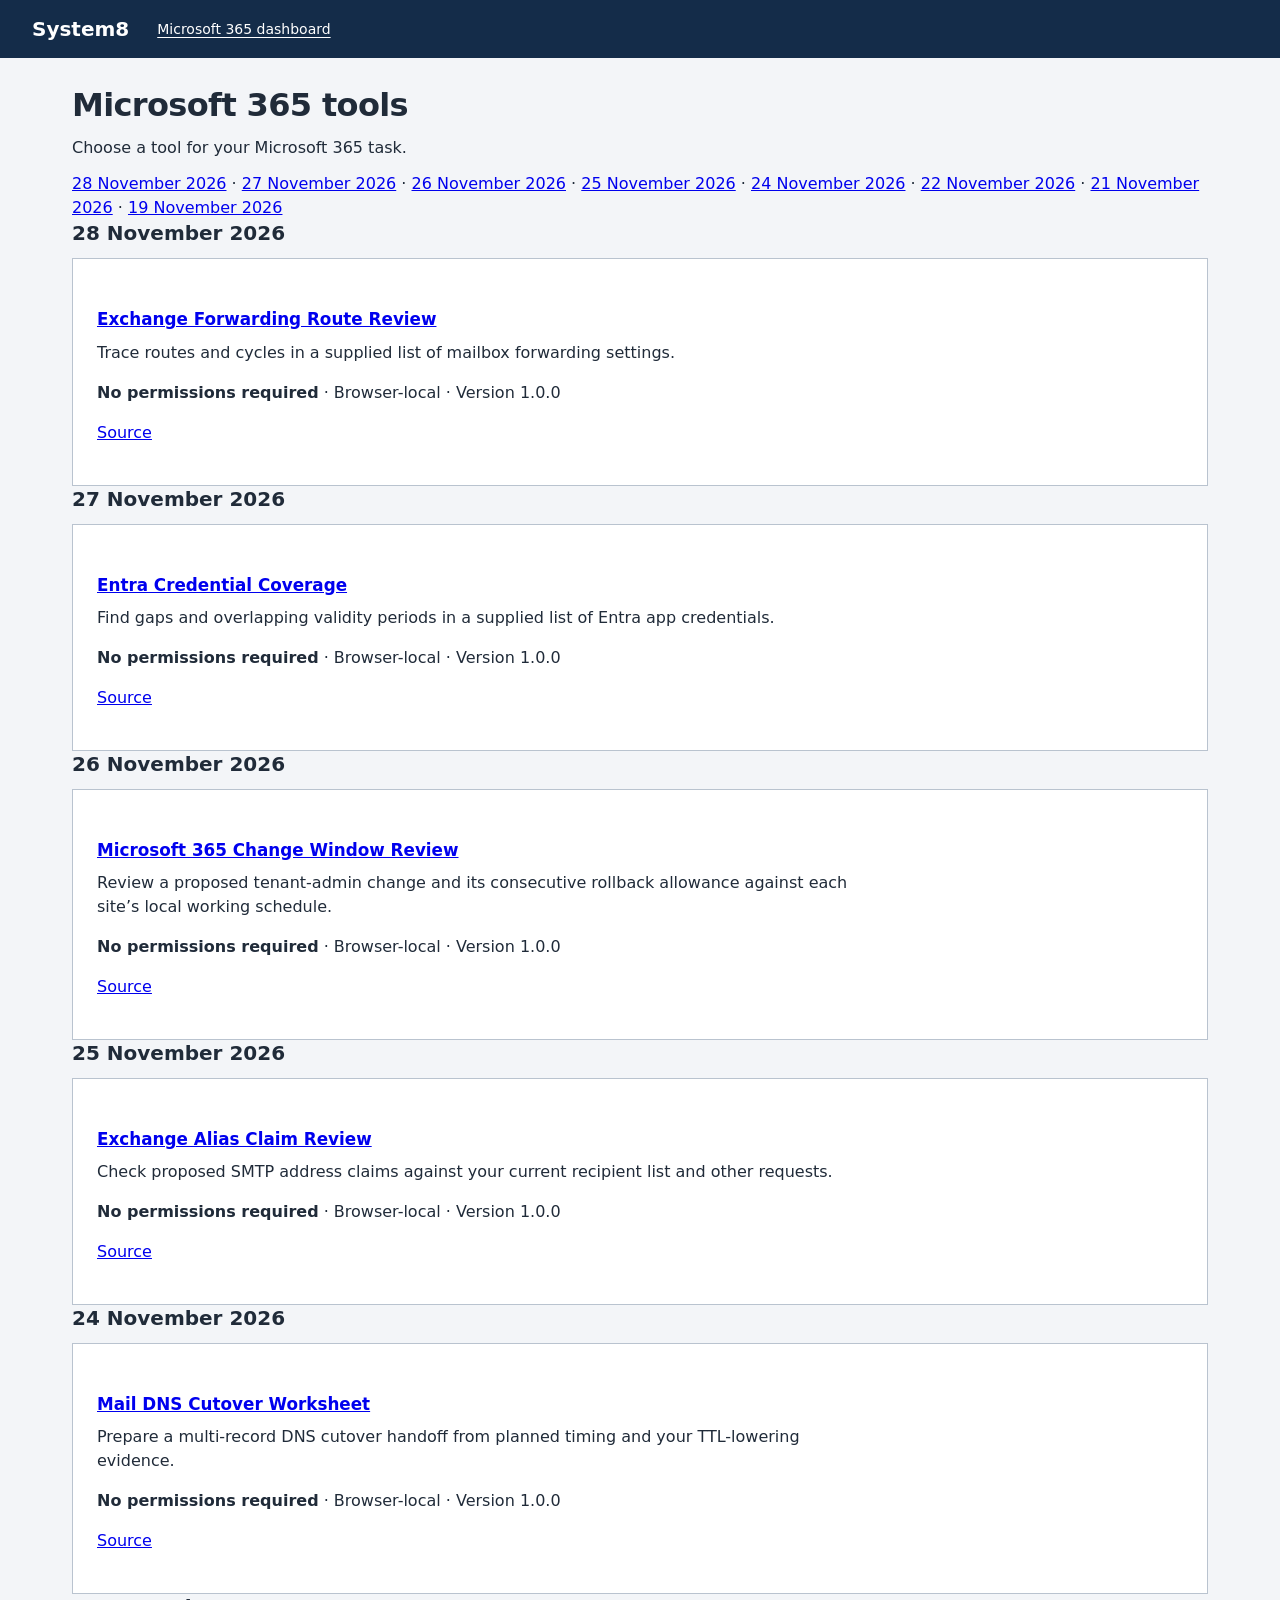
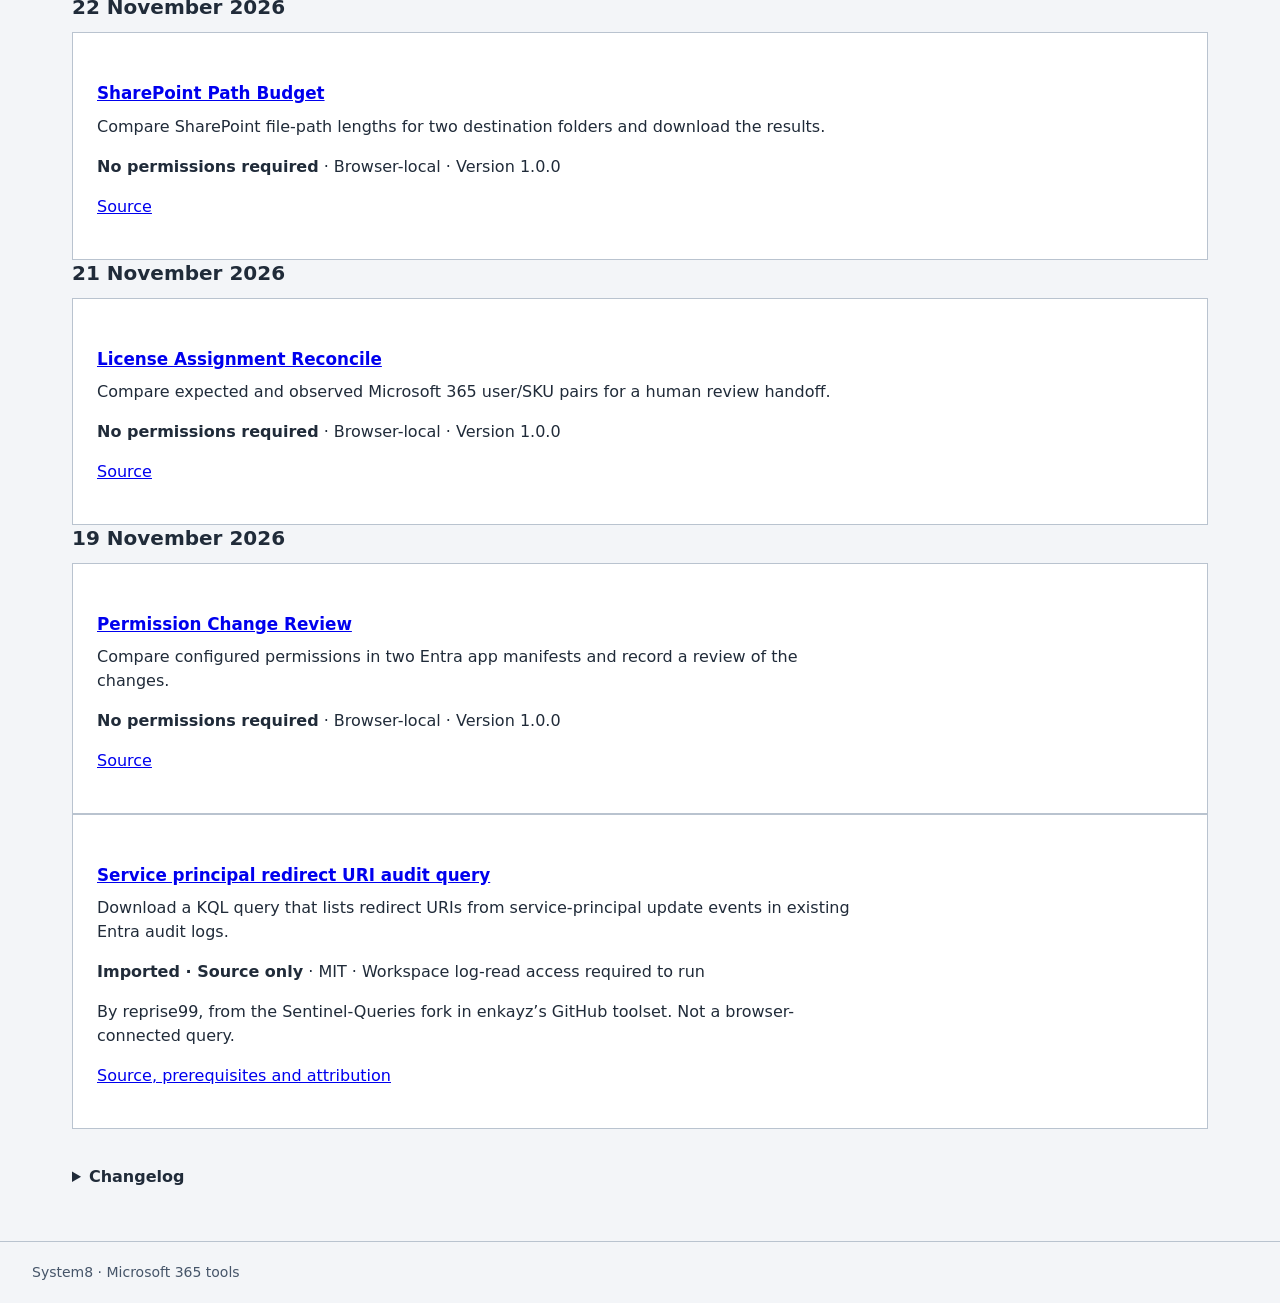
<file: public/tools/index.html>
<!doctype html>
<html lang="en"><head><meta charset="utf-8"><meta name="viewport" content="width=device-width,initial-scale=1"><meta name="referrer" content="no-referrer"><meta http-equiv="Content-Security-Policy" content="default-src 'none'; style-src 'self'; base-uri 'none'; form-action 'none'"><title>Microsoft 365 tools · System8</title><link rel="stylesheet" href="./permission-change-review/style.css"></head><body><a class="skip" href="#main">Skip to tools</a><header><span class="brand">System8</span><a href="/">Microsoft 365 dashboard</a></header><main id="main"><h1>Microsoft 365 tools</h1><p class="purpose">Choose a tool for your Microsoft 365 task.</p><nav aria-label="Browse by date"><a href="#date-2026-11-28">28 November 2026</a> · <a href="#date-2026-11-27">27 November 2026</a> · <a href="#date-2026-11-26">26 November 2026</a> · <a href="#date-2026-11-25">25 November 2026</a> · <a href="#date-2026-11-24">24 November 2026</a> · <a href="#date-2026-11-22">22 November 2026</a> · <a href="#date-2026-11-21">21 November 2026</a> · <a href="#date-2026-11-19">19 November 2026</a></nav><section id="date-2026-11-28"><h2><time datetime="2026-11-28">28 November 2026</time></h2><article class="workspace"><h3><a href="./forwarding-route-review/">Exchange Forwarding Route Review</a></h3><p>Trace routes and cycles in a supplied list of mailbox forwarding settings.</p><p><strong>No permissions required</strong> · Browser-local · Version 1.0.0</p><p><a href="https://github.com/enkayz/system8-m365-tools/tree/main/public/tools/forwarding-route-review">Source</a></p></article></section><section id="date-2026-11-27"><h2><time datetime="2026-11-27">27 November 2026</time></h2><article class="workspace"><h3><a href="./credential-coverage/">Entra Credential Coverage</a></h3><p>Find gaps and overlapping validity periods in a supplied list of Entra app credentials.</p><p><strong>No permissions required</strong> · Browser-local · Version 1.0.0</p><p><a href="https://github.com/enkayz/system8-m365-tools/tree/main/public/tools/credential-coverage">Source</a></p></article></section><section id="date-2026-11-26"><h2><time datetime="2026-11-26">26 November 2026</time></h2><article class="workspace"><h3><a href="./change-window-review/">Microsoft 365 Change Window Review</a></h3><p>Review a proposed tenant-admin change and its consecutive rollback allowance against each site’s local working schedule.</p><p><strong>No permissions required</strong> · Browser-local · Version 1.0.0</p><p><a href="https://github.com/enkayz/system8-m365-tools/tree/main/public/tools/change-window-review">Source</a></p></article></section><section id="date-2026-11-25"><h2><time datetime="2026-11-25">25 November 2026</time></h2><article class="workspace"><h3><a href="./exchange-alias-claims/">Exchange Alias Claim Review</a></h3><p>Check proposed SMTP address claims against your current recipient list and other requests.</p><p><strong>No permissions required</strong> · Browser-local · Version 1.0.0</p><p><a href="https://github.com/enkayz/system8-m365-tools/tree/main/public/tools/exchange-alias-claims">Source</a></p></article></section><section id="date-2026-11-24"><h2><time datetime="2026-11-24">24 November 2026</time></h2><article class="workspace"><h3><a href="./mail-dns-cutover/">Mail DNS Cutover Worksheet</a></h3><p>Prepare a multi-record DNS cutover handoff from planned timing and your TTL-lowering evidence.</p><p><strong>No permissions required</strong> · Browser-local · Version 1.0.0</p><p><a href="https://github.com/enkayz/system8-m365-tools/tree/main/public/tools/mail-dns-cutover">Source</a></p></article></section><section id="date-2026-11-22"><h2><time datetime="2026-11-22">22 November 2026</time></h2><article class="workspace"><h3><a href="./sharepoint-path-budget/">SharePoint Path Budget</a></h3><p>Compare SharePoint file-path lengths for two destination folders and download the results.</p><p><strong>No permissions required</strong> · Browser-local · Version 1.0.0</p><p><a href="https://github.com/enkayz/system8-m365-tools/tree/main/public/tools/sharepoint-path-budget">Source</a></p></article></section><section id="date-2026-11-21"><h2><time datetime="2026-11-21">21 November 2026</time></h2><article class="workspace"><h3><a href="./license-assignment-reconcile/">License Assignment Reconcile</a></h3><p>Compare expected and observed Microsoft 365 user/SKU pairs for a human review handoff.</p><p><strong>No permissions required</strong> · Browser-local · Version 1.0.0</p><p><a href="https://github.com/enkayz/system8-m365-tools/tree/main/public/tools/license-assignment-reconcile">Source</a></p></article></section><section id="date-2026-11-19"><h2><time datetime="2026-11-19">19 November 2026</time></h2><article class="workspace"><h3><a href="./permission-change-review/">Permission Change Review</a></h3><p>Compare configured permissions in two Entra app manifests and record a review of the changes.</p><p><strong>No permissions required</strong> · Browser-local · Version 1.0.0</p><p><a href="https://github.com/enkayz/system8-m365-tools/tree/main/public/tools/permission-change-review">Source</a></p></article><article class="workspace"><h3><a href="./redirect-uri-audit/">Service principal redirect URI audit query</a></h3><p>Download a KQL query that lists redirect URIs from service-principal update events in existing Entra audit logs.</p><p><strong>Imported · Source only</strong> · MIT · Workspace log-read access required to run</p><p>By reprise99, from the Sentinel-Queries fork in enkayz’s GitHub toolset. Not a browser-connected query.</p><p><a href="./redirect-uri-audit/">Source, prerequisites and attribution</a></p></article></section><details class="data-help"><summary>Changelog</summary><p><time datetime="2026-11-28">2026-11-28</time> · Exchange Forwarding Route Review 1.0.0: supplied routes, cycles, route-through-mailbox filtering and full JSON/CSV handoff.</p><p><time datetime="2026-11-27">2026-11-27</time> · Entra Credential Coverage 1.0.0: application/kind validity gaps, overlaps and local JSON/CSV handoff.</p><p><time datetime="2026-11-26">2026-11-26</time> · Microsoft 365 Change Window Review 1.0.0: separate execution/rollback working-time collisions and all-site JSON/CSV handoff.</p><p><time datetime="2026-11-25">2026-11-25</time> · Exchange Alias Claim Review 1.0.0: current and proposed owner conflicts with local JSON/CSV handoff.</p><p><time datetime="2026-11-24">2026-11-24</time> · Mail DNS Cutover Worksheet 1.0.0: per-RRset timing, lowering evidence and JSON/CSV handoff.</p><p><time datetime="2026-11-22">2026-11-22</time> · SharePoint Path Budget 1.0.0: destination scenarios and local file-path review.</p><p><time datetime="2026-11-21">2026-11-21</time> · License Assignment Reconcile 1.0.0: local CSV comparison and JSON/CSV handoff.</p><p><time datetime="2026-11-19">2026-11-19</time> · Permission Change Review 1.0.0; added the attributed redirect URI query source download. The comparison begun on 18 November was first published on 19 November.</p></details></main><footer>System8 · Microsoft 365 tools</footer></body></html>
</file>
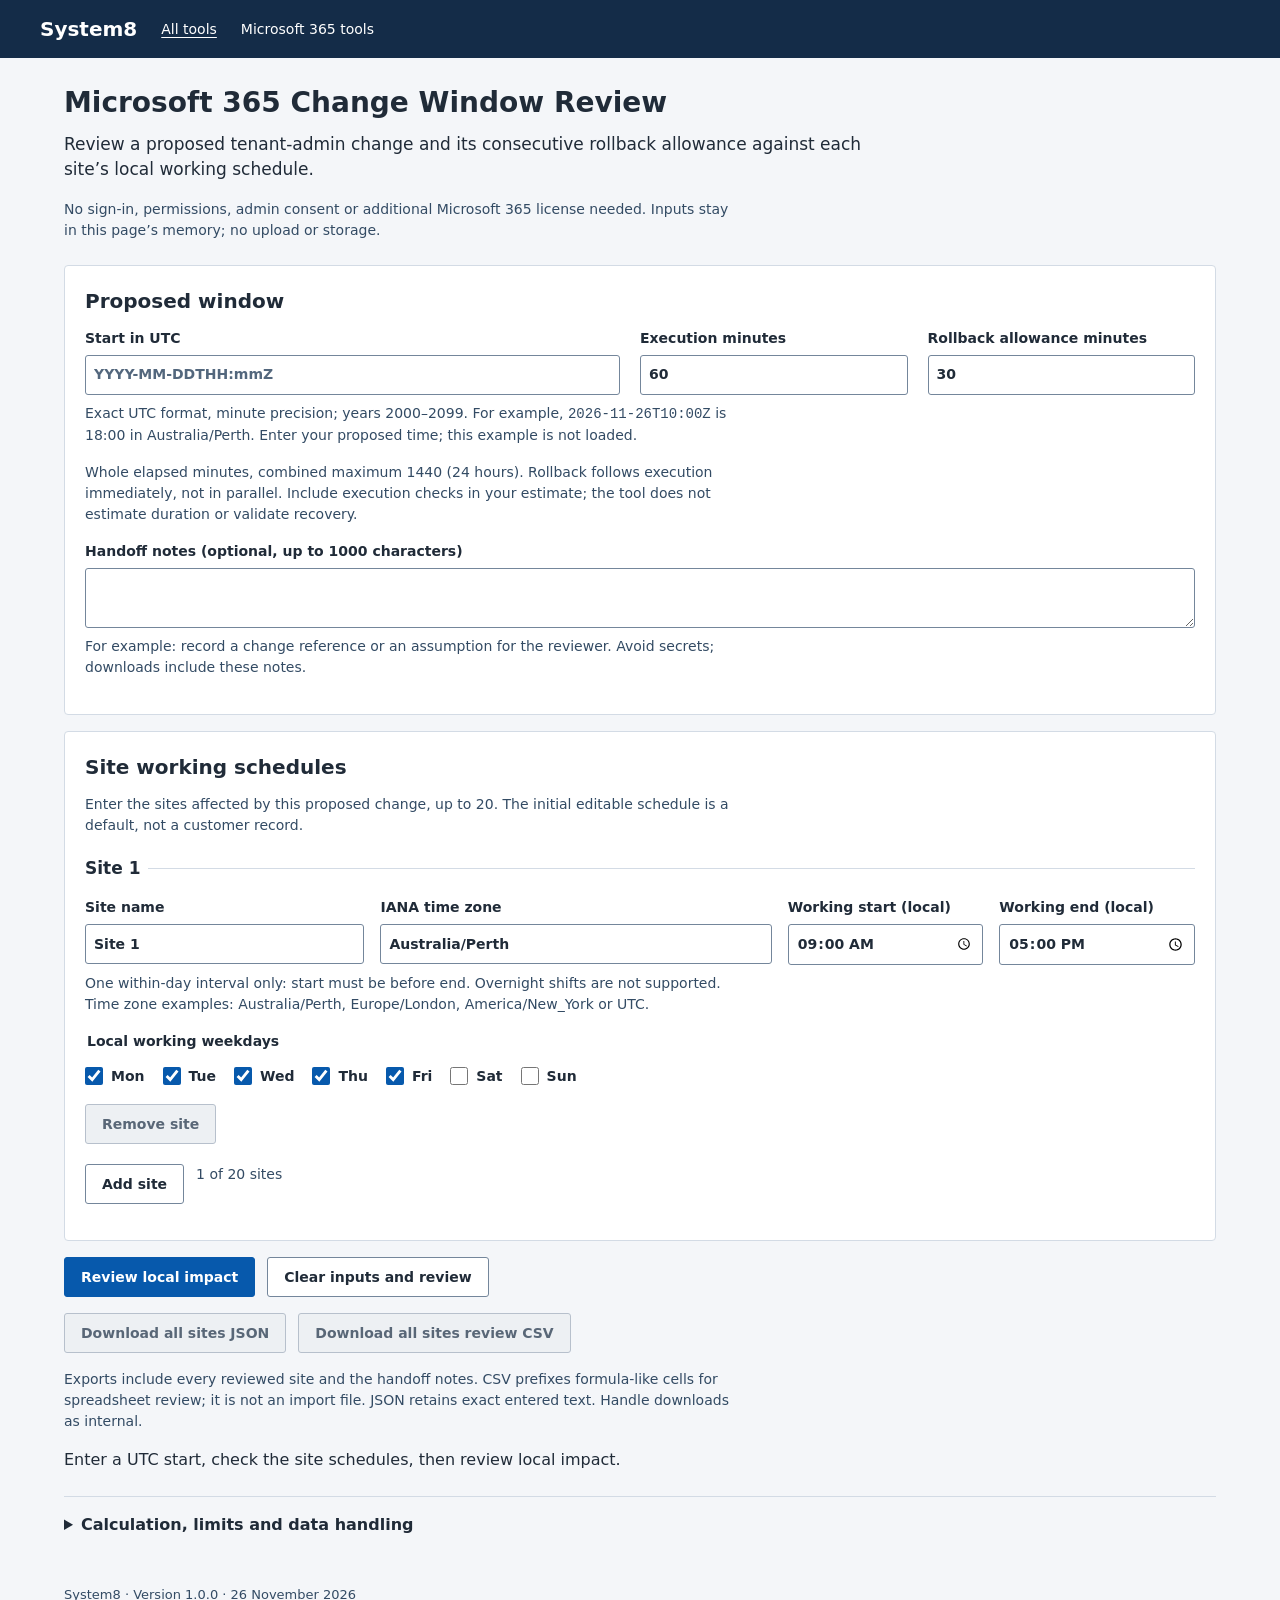
<file: public/tools/change-window-review/index.html>
<!doctype html>
<html lang="en">
<head>
<meta charset="utf-8">
<meta name="viewport" content="width=device-width,initial-scale=1">
<meta http-equiv="Content-Security-Policy" content="default-src 'none'; script-src 'self'; style-src 'self'; connect-src 'none'; base-uri 'none'; form-action 'none'">
<meta name="referrer" content="no-referrer">
<meta name="description" content="Review a proposed tenant-admin change and consecutive rollback allowance against local site working schedules.">
<title>Microsoft 365 Change Window Review | System8</title>
<link rel="stylesheet" href="./style.css">
<script type="module" src="./app.mjs"></script>
</head>
<body>
<a class="skip" href="#window">Skip to window inputs</a>
<header><span class="brand">System8</span><a href="/tools/">All tools</a><span>Microsoft 365 tools</span></header>
<main>
<h1>Microsoft 365 Change Window Review</h1>
<p class="intro">Review a proposed tenant-admin change and its consecutive rollback allowance against each site’s local working schedule.</p>
<p class="custody">No sign-in, permissions, admin consent or additional Microsoft 365 license needed. Inputs stay in this page’s memory; no upload or storage.</p>
<noscript><p class="error">Enable JavaScript to review local schedules. No inputs are submitted.</p></noscript>
<form id="plan" novalidate>
<section aria-labelledby="window-title" id="window" tabindex="-1">
<h2 id="window-title">Proposed window</h2>
<div class="timing-grid">
<label class="start-label">Start in UTC <input id="start" type="text" autocomplete="off" spellcheck="false" placeholder="YYYY-MM-DDTHH:mmZ" aria-describedby="start-help" required></label>
<label>Execution minutes <input id="execution" type="number" value="60" min="1" max="1440" step="1" required aria-describedby="duration-help"></label>
<label>Rollback allowance minutes <input id="rollback" type="number" value="30" min="0" max="1439" step="1" required aria-describedby="duration-help"></label>
</div>
<p class="help" id="start-help">Exact UTC format, minute precision; years 2000–2099. For example, <code>2026-11-26T10:00Z</code> is 18:00 in Australia/Perth. Enter your proposed time; this example is not loaded.</p>
<p class="help" id="duration-help">Whole elapsed minutes, combined maximum 1440 (24 hours). Rollback follows execution immediately, not in parallel. Include execution checks in your estimate; the tool does not estimate duration or validate recovery.</p>
<label>Handoff notes (optional, up to 1000 characters)<textarea id="notes" rows="2" aria-describedby="notes-help"></textarea></label>
<p class="help" id="notes-help">For example: record a change reference or an assumption for the reviewer. Avoid secrets; downloads include these notes.</p>
</section>
<section aria-labelledby="sites-title">
<h2 id="sites-title">Site working schedules</h2>
<p class="help">Enter the sites affected by this proposed change, up to 20. The initial editable schedule is a default, not a customer record.</p>
<div id="sites"></div>
<div class="actions"><button type="button" id="add-site">Add site</button><span id="site-count" class="help" role="status"></span></div>
</section>
<div class="actions"><button type="submit" class="primary" id="review">Review local impact</button><button type="button" id="clear">Clear inputs and review</button></div>
<p id="error" class="error" role="alert" tabindex="-1" hidden></p>
</form>
<div class="actions" aria-label="Review exports"><button type="button" id="json" disabled>Download all sites JSON</button><button type="button" id="csv" disabled>Download all sites review CSV</button></div>
<p class="help">Exports include every reviewed site and the handoff notes. CSV prefixes formula-like cells for spreadsheet review; it is not an import file. JSON retains exact entered text. Handle downloads as internal.</p>
<p id="status" role="status">Enter a UTC start, check the site schedules, then review local impact.</p>
<section id="results" aria-labelledby="results-title" tabindex="-1" hidden>
<h2 id="results-title">Local impact review</h2>
<p id="summary"></p><dl id="utc-window" class="data"></dl>
<p class="help">Counts are working-time collision minutes, not a risk score. No overlap is not approval or a staffing check.</p>
<div id="site-results"></div>
</section>
<details>
<summary>Calculation, limits and data handling</summary>
<p>Every elapsed minute in execution [start, execution end) and rollback [execution end, rollback end) is checked using its actual local date, weekday and time. Working hours include their start and exclude their end. Repeated daylight-saving minutes count twice when both occurrences fall in working hours; skipped local minutes do not occur.</p>
<p>This browser’s time zone rules are used, including daylight-saving transitions and date rollover. Browser versions can differ, and future time zone rules may change. Confirm the entered dates and local offsets with the affected sites before handing off.</p>
<p>No holidays, calendars or live service reads. One within-day interval per site; no overnight shifts or split shifts. Weekdays are local to each site. A zero rollback allowance means no rollback minutes were reviewed, not that rollback is unnecessary.</p>
<p>This is a local impact review only. It does not schedule Microsoft maintenance, estimate downtime, confirm authorization or approval, check staffing availability, validate a rollback plan, or read or change a tenant.</p>
<p>Bounds: 1–20 sites; names 1–80 characters; browser-supported IANA time zone identifiers up to 100 characters; at least one working weekday; HH:mm start before end; notes up to 1000 characters. Unsupported or excessive inputs block review rather than producing partial results.</p>
<p>No content network destinations, persistence, analytics, remote fonts or runtime dependencies. Static hosting receives ordinary page and asset request metadata. Clear or reload discards this page’s state, not original records or earlier downloads; no guaranteed memory erasure. Exports contain site names, schedules and notes: handle them as internal. There is no tenant action to roll back.</p>
</details>
<footer>System8 · Version 1.0.0 · 26 November 2026</footer>
</main>
</body>
</html>
</file>
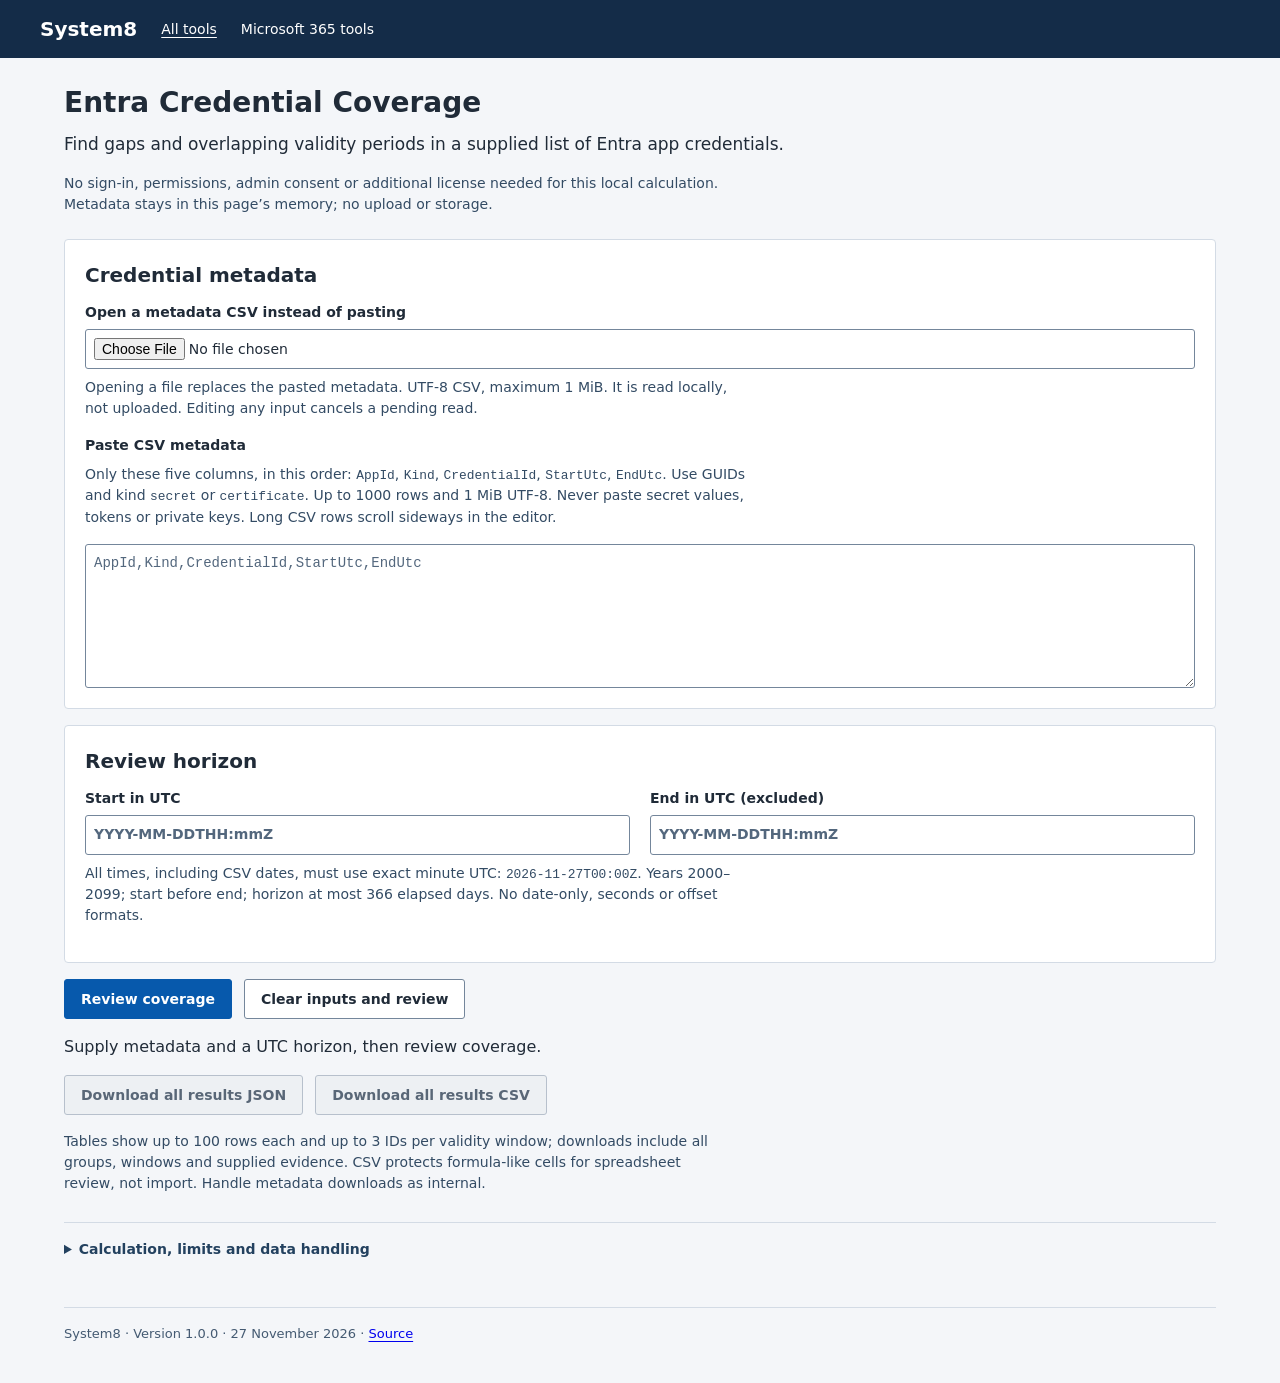
<file: public/tools/credential-coverage/index.html>
<!doctype html>
<html lang="en">
<head>
<meta charset="utf-8">
<meta name="viewport" content="width=device-width,initial-scale=1">
<meta http-equiv="Content-Security-Policy" content="default-src 'none'; script-src 'self'; style-src 'self'; connect-src 'none'; base-uri 'none'; form-action 'none'">
<meta name="referrer" content="no-referrer">
<meta name="description" content="Find gaps and overlapping validity periods in a supplied list of Entra app credentials.">
<title>Entra Credential Coverage | System8</title>
<link rel="stylesheet" href="./style.css">
<script type="module" src="./app.mjs"></script>
</head>
<body>
<a class="skip" href="#inputs">Skip to coverage inputs</a>
<header><span class="brand">System8</span><a href="/tools/">All tools</a><span>Microsoft 365 tools</span></header>
<main>
<h1>Entra Credential Coverage</h1>
<p class="intro">Find gaps and overlapping validity periods in a supplied list of Entra app credentials.</p>
<p class="custody">No sign-in, permissions, admin consent or additional license needed for this local calculation. Metadata stays in this page’s memory; no upload or storage.</p>
<noscript><p class="error">Enable JavaScript to review metadata locally. No inputs are submitted.</p></noscript>
<form id="plan" novalidate>
<section id="inputs" aria-labelledby="input-title" tabindex="-1">
<h2 id="input-title">Credential metadata</h2>
<label for="file">Open a metadata CSV instead of pasting</label>
<input id="file" type="file" accept=".csv,text/csv" aria-describedby="file-help">
<p class="help" id="file-help">Opening a file replaces the pasted metadata. UTF-8 CSV, maximum 1 MiB. It is read locally, not uploaded. Editing any input cancels a pending read.</p>
<label for="metadata">Paste CSV metadata</label>
<p class="help" id="metadata-help">Only these five columns, in this order: <code>AppId</code>, <code>Kind</code>, <code>CredentialId</code>, <code>StartUtc</code>, <code>EndUtc</code>. Use GUIDs and kind <code>secret</code> or <code>certificate</code>. Up to 1000 rows and 1 MiB UTF-8. Never paste secret values, tokens or private keys. Long CSV rows scroll sideways in the editor.</p>
<textarea id="metadata" rows="6" spellcheck="false" autocomplete="off" autocapitalize="off" aria-describedby="metadata-help" placeholder="AppId,Kind,CredentialId,StartUtc,EndUtc" required></textarea>
</section>
<section aria-labelledby="horizon-title">
<h2 id="horizon-title">Review horizon</h2>
<div class="horizon-grid">
<label>Start in UTC <input id="start" type="text" autocomplete="off" spellcheck="false" placeholder="YYYY-MM-DDTHH:mmZ" aria-describedby="utc-help" required></label>
<label>End in UTC (excluded) <input id="end" type="text" autocomplete="off" spellcheck="false" placeholder="YYYY-MM-DDTHH:mmZ" aria-describedby="utc-help" required></label>
</div>
<p class="help" id="utc-help">All times, including CSV dates, must use exact minute UTC: <code>2026-11-27T00:00Z</code>. Years 2000–2099; start before end; horizon at most 366 elapsed days. No date-only, seconds or offset formats.</p>
</section>
<div class="actions"><button id="review" class="primary" type="submit">Review coverage</button><button id="clear" type="button">Clear inputs and review</button></div>
<p id="error" role="alert" tabindex="-1" class="error" hidden></p>
</form>
<p id="status" role="status">Supply metadata and a UTC horizon, then review coverage.</p>
<div class="actions" aria-label="Review exports"><button id="json" type="button" disabled>Download all results JSON</button><button id="csv" type="button" disabled>Download all results CSV</button></div>
<p class="help">Tables show up to 100 rows each and up to 3 IDs per validity window; downloads include all groups, windows and supplied evidence. CSV protects formula-like cells for spreadsheet review, not import. Handle metadata downloads as internal.</p>
<section id="results" tabindex="-1" aria-labelledby="results-title" hidden>
<h2 id="results-title">Coverage review</h2>
<p id="summary"></p>
<p class="limit">Metadata validity only. A gap means no supplied credential of that application and kind covers that period. Overlap means 2+ distinct supplied credential IDs have intersecting validity dates; it is not a rotation or safety verdict.</p>
<div id="result-tables"></div>
</section>
<details>
<summary>Calculation, limits and data handling</summary>
<p>Applications and credential kinds are reviewed separately. Certificates and secrets are not assumed interchangeable. Only application/kind groups present in the supplied rows are reviewed; missing applications, kinds and credentials are not inferred.</p>
<p>Validity intervals and the horizon include their start and exclude their end: [start, end). Adjacent boundaries are continuous, without an overlap. Intervals are clipped to the horizon. Fully outside rows remain in the evidence but do not provide coverage. Windows split whenever the active credential IDs change; overlap minutes count once, even with three or more credentials.</p>
<p>Exact GUID format is validated before lowercasing. Duplicate credential IDs within one application and kind block review. Header names and order are exact; extra fields, malformed rows, ambiguous dates and empty evidence block review. A UTF-8 BOM, quoted CSV fields and CRLF line endings are accepted. No credential values are required or accepted by the five-column schema.</p>
<p>This does not establish usable credentials, actual authentication, application rollout, interchangeability, revocation status or an outage. No live checks, tenant reads or tenant changes. Obtain metadata separately with appropriate authorization; this tool grants no access and does not check the completeness of your source.</p>
<p>No content network destinations, analytics, remote fonts or runtime dependencies. Static hosting receives ordinary page and asset request metadata. Clear or reload discards this page’s state, not original files or earlier downloads; no guaranteed memory erasure. There is no tenant operation to roll back.</p>
</details>
<footer>System8 · Version 1.0.0 · 27 November 2026 · <a href="https://github.com/enkayz/system8-m365-tools/tree/main/public/tools/credential-coverage">Source</a></footer>
</main>
</body>
</html>
</file>
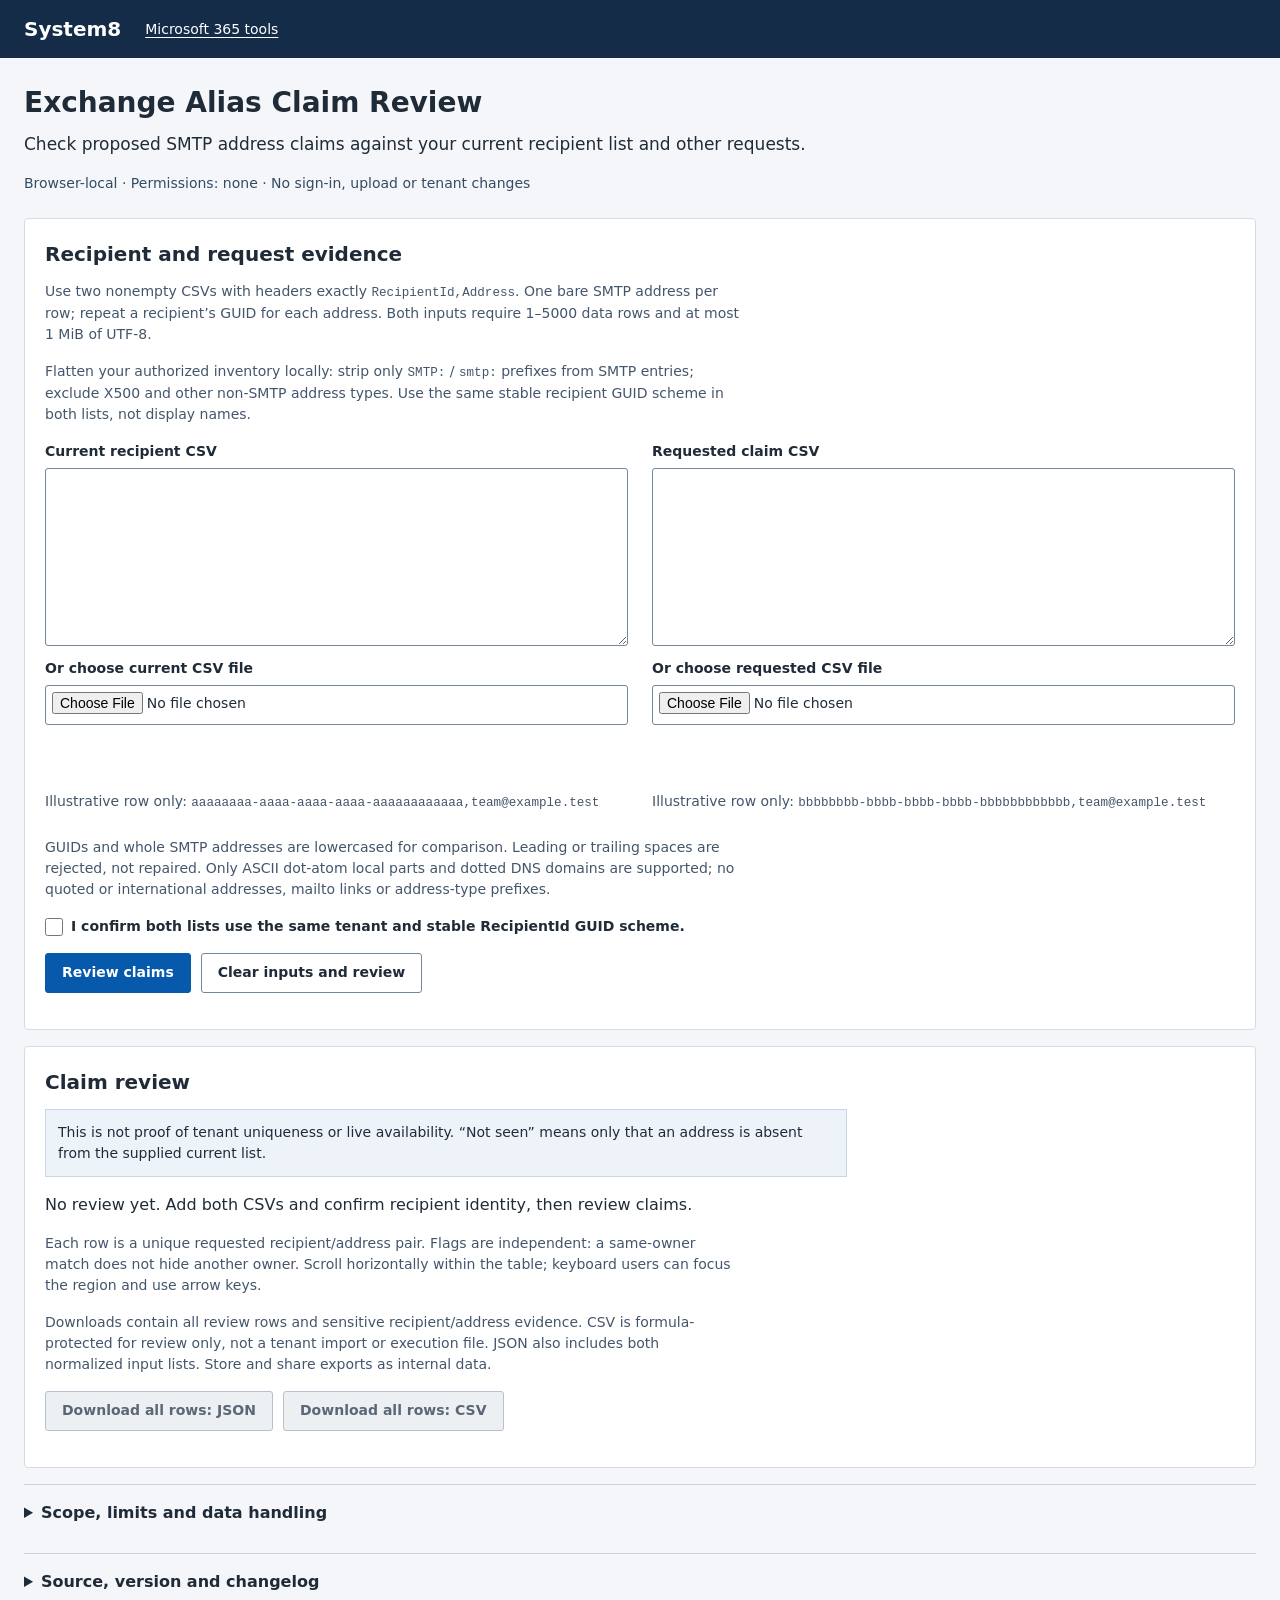
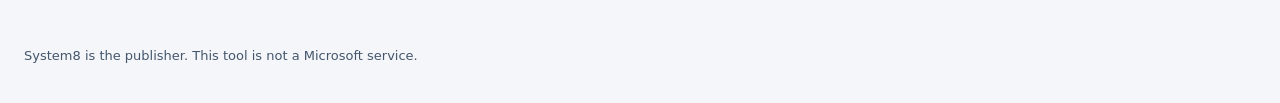
<file: public/tools/exchange-alias-claims/index.html>
<!doctype html>
<html lang="en">
<head>
<meta charset="utf-8"><meta name="viewport" content="width=device-width, initial-scale=1"><meta name="referrer" content="no-referrer">
<meta http-equiv="Content-Security-Policy" content="default-src 'none'; script-src 'self'; style-src 'self'; connect-src 'none'; img-src 'none'; font-src 'none'; object-src 'none'; base-uri 'none'; form-action 'none'">
<title>Exchange Alias Claim Review | System8</title>
<link rel="stylesheet" href="style.css"><script type="module" src="app.mjs"></script>
</head>
<body>
<a class="skip" href="#main">Skip to claim review</a>
<header><span class="brand">System8</span><a href="/tools/">Microsoft 365 tools</a></header>
<main id="main" tabindex="-1">
<h1>Exchange Alias Claim Review</h1>
<p class="intro">Check proposed SMTP address claims against your current recipient list and other requests.</p>
<p class="custody">Browser-local · Permissions: none · No sign-in, upload or tenant changes</p>
<form id="claims" novalidate>
<section aria-labelledby="evidence-title">
<h2 id="evidence-title">Recipient and request evidence</h2>
<p class="help">Use two nonempty CSVs with headers exactly <code>RecipientId,Address</code>. One bare SMTP address per row; repeat a recipient’s GUID for each address. Both inputs require 1–5000 data rows and at most 1 MiB of UTF-8.</p>
<p class="help">Flatten your authorized inventory locally: strip only <code>SMTP:</code> / <code>smtp:</code> prefixes from SMTP entries; exclude X500 and other non-SMTP address types. Use the same stable recipient GUID scheme in both lists, not display names.</p>
<div class="input-grid">
<div><label for="current">Current recipient CSV</label><textarea id="current" rows="8" autocomplete="off" spellcheck="false" aria-describedby="current-help"></textarea><label for="current-file">Or choose current CSV file</label><input id="current-file" type="file" accept=".csv,text/csv" aria-describedby="current-help current-state"><p id="current-state" class="help" role="status"></p><p id="current-help" class="help">Illustrative row only: <code>aaaaaaaa-aaaa-aaaa-aaaa-aaaaaaaaaaaa,team@example.test</code></p></div>
<div><label for="requested">Requested claim CSV</label><textarea id="requested" rows="8" autocomplete="off" spellcheck="false" aria-describedby="requested-help"></textarea><label for="requested-file">Or choose requested CSV file</label><input id="requested-file" type="file" accept=".csv,text/csv" aria-describedby="requested-help requested-state"><p id="requested-state" class="help" role="status"></p><p id="requested-help" class="help">Illustrative row only: <code>bbbbbbbb-bbbb-bbbb-bbbb-bbbbbbbbbbbb,team@example.test</code></p></div>
</div>
<p class="help">GUIDs and whole SMTP addresses are lowercased for comparison. Leading or trailing spaces are rejected, not repaired. Only ASCII dot-atom local parts and dotted DNS domains are supported; no quoted or international addresses, mailto links or address-type prefixes.</p>
<label class="check"><input id="identity" type="checkbox">I confirm both lists use the same tenant and stable RecipientId GUID scheme.</label>
<div class="actions"><button class="primary" type="submit">Review claims</button><button id="clear" type="button">Clear inputs and review</button></div>
<p id="error" role="alert" tabindex="-1" hidden></p>
</section>
</form>
<section aria-labelledby="result-title">
<h2 id="result-title">Claim review</h2>
<p class="assumption">This is not proof of tenant uniqueness or live availability. “Not seen” means only that an address is absent from the supplied current list.</p>
<p id="summary" role="status">No review yet. Add both CSVs and confirm recipient identity, then review claims.</p>
<p id="table-help" class="help">Each row is a unique requested recipient/address pair. Flags are independent: a same-owner match does not hide another owner. Scroll horizontally within the table; keyboard users can focus the region and use arrow keys.</p>
<div id="filters" class="actions" hidden><div><label for="filter">Show status flag</label><select id="filter"><option value="all">All requested pairs</option><option>current-other-owner conflict</option><option>multiple-request-owner conflict</option><option>current-same-owner</option><option>not seen in supplied current list</option></select></div><div><label for="search">Filter address or requested GUID</label><input id="search" type="search" maxlength="254" autocomplete="off"></div></div>
<p id="visible-count" class="help" role="status"></p>
<div id="review" class="table-scroll" role="region" aria-label="Requested SMTP claim results" aria-describedby="table-help" tabindex="0" hidden>
<table><caption>Supplied evidence only — owner GUIDs are not resolved to names.</caption><thead><tr><th scope="col">Address</th><th scope="col">Requested recipient GUID</th><th scope="col">Existing owners</th><th scope="col">Requesting owners</th><th scope="col">Status flags</th></tr></thead><tbody></tbody></table>
</div>
<p class="help">Downloads contain all review rows and sensitive recipient/address evidence. CSV is formula-protected for review only, not a tenant import or execution file. JSON also includes both normalized input lists. Store and share exports as internal data.</p>
<div class="actions"><button id="json" type="button" disabled>Download all rows: JSON</button><button id="csv" type="button" disabled>Download all rows: CSV</button></div>
</section>
<details><summary>Scope, limits and data handling</summary>
<h3>What each flag means</h3>
<ul><li><strong>current-other-owner conflict:</strong> another GUID holds the address in supplied current evidence.</li><li><strong>multiple-request-owner conflict:</strong> different GUIDs request the same address. Repeated rows for one GUID are not competing owners.</li><li><strong>current-same-owner:</strong> the requesting GUID already holds the address in supplied current evidence.</li><li><strong>not seen in supplied current list:</strong> there is no matching current address in this evidence; it is not an availability decision.</li></ul>
<h3>Evidence limits</h3>
<p>Deleted, hidden, hybrid, mail-enabled public folder (MEPF), Entra-only and unexported recipients may be absent. Stale or incomplete exports do not establish tenant-wide coverage. Include every relevant recipient type you are authorized to inventory, including groups. This tool does not assess primary SMTP, accepted domains, policies, deliverability or transfer ordering.</p>
<p>Exact 8-4-4-4-12 hexadecimal GUIDs only, normalized to lowercase. Address length ≤254 characters; local part ≤64; dotted ASCII DNS labels ≤63 each, no edge hyphens. Common dot-atom punctuation is accepted, but leading, trailing or consecutive local-part dots are not. Unsupported syntax is rejected rather than guessed. CSV permits quoted cells, an optional UTF-8 BOM, LF or CRLF, and one final line ending. Blank rows, extra columns, controls and malformed quoting are rejected. File decoding is fatal on invalid UTF-8.</p>
<p>Each input: 1 MiB and 5000 data rows maximum, counting duplicates. Duplicate normalized recipient/address pairs count once and are disclosed. Reviews exceeding 50000 related owner references are blocked before results or downloads; this counts existing and requesting owner references across unique requested rows.</p>
<h3>Custody and authority</h3>
<p>No permissions, admin consent, authentication, API access or Microsoft 365 license is required for this local comparison. Obtaining the original inventory requires separate customer authority and may have its own access requirements. No tenant reads, writes, execution scripts or rollback actions are supplied.</p>
<p>No analytics or browser storage. Content stays in page memory; no content network destinations. Static hosting receives ordinary page and asset request metadata. Editing either input or the identity confirmation discards the review and disables exports. Clear removes page inputs, selected files and review memory, not original files or previous downloads. Reload or closing the page also discards the working state.</p>
</details>
<details><summary>Source, version and changelog</summary>
<p>System8 · Version 1.0.0 · 2026-11-25: initial SMTP claim evidence review.</p>
<p>Inspectable source: <a href="core.mjs">comparison and exports</a>, <a href="app.mjs">browser interactions</a>, <a href="style.css">styles</a>. No external runtime dependencies.</p>
<p>Microsoft reference: <a href="https://learn.microsoft.com/en-us/troubleshoot/exchange/email-alias/proxy-address-being-used" rel="noreferrer">Proxy address already in use</a>. The linked guidance is not a live check by this tool.</p>
</details>
<footer>System8 is the publisher. This tool is not a Microsoft service.</footer>
</main></body></html>
</file>
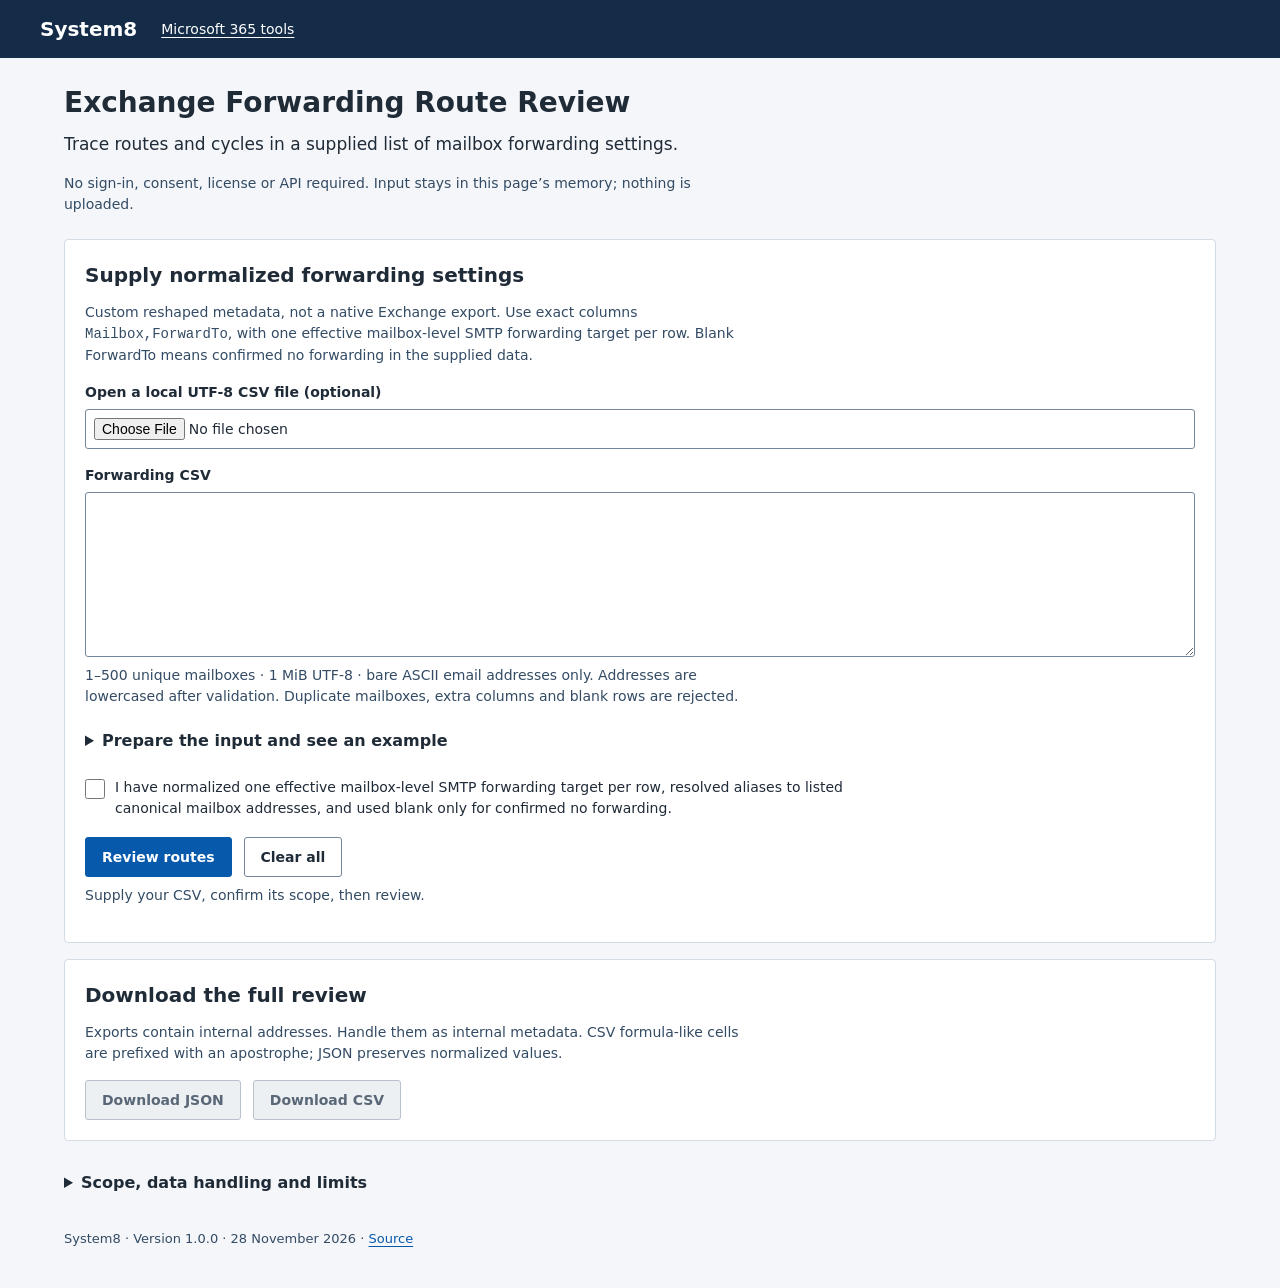
<file: public/tools/forwarding-route-review/index.html>
<!doctype html>
<html lang="en"><head><meta charset="utf-8"><meta name="viewport" content="width=device-width,initial-scale=1"><meta name="referrer" content="no-referrer"><title>Exchange Forwarding Route Review | System8</title><link rel="stylesheet" href="./style.css"><script type="module" src="./app.mjs"></script></head>
<body><a class="skip" href="#input">Skip to forwarding input</a><header><span class="brand">System8</span><a href="/tools/">Microsoft 365 tools</a></header>
<main><h1>Exchange Forwarding Route Review</h1><p class="intro">Trace routes and cycles in a supplied list of mailbox forwarding settings.</p>
<p class="custody">No sign-in, consent, license or API required. Input stays in this page’s memory; nothing is uploaded.</p>
<section aria-labelledby="input-title"><h2 id="input-title">Supply normalized forwarding settings</h2><p class="help" id="input-help">Custom reshaped metadata, not a native Exchange export. Use exact columns <code>Mailbox,ForwardTo</code>, with one effective mailbox-level SMTP forwarding target per row. Blank ForwardTo means confirmed no forwarding in the supplied data.</p>
<label for="file">Open a local UTF-8 CSV file (optional)</label><input id="file" type="file" accept=".csv,text/csv"><p id="file-status" role="status" class="help"></p>
<label for="input">Forwarding CSV</label><textarea id="input" rows="7" spellcheck="false" autocapitalize="off" autocomplete="off" aria-describedby="input-help bounds"></textarea><p id="bounds" class="help">1–500 unique mailboxes · 1 MiB UTF-8 · bare ASCII email addresses only. Addresses are lowercased after validation. Duplicate mailboxes, extra columns and blank rows are rejected.</p>
<details><summary>Prepare the input and see an example</summary><p>Resolve aliases to listed canonical mailbox addresses before using this tool. Normalize one effective mailbox-level SMTP target yourself; this tool does not interpret raw ForwardingAddress / ForwardingSmtpAddress precedence. Do not paste native report or PowerShell output without reshaping it.</p><p>Illustrative example — copy and replace, not a tenant fixture:</p><pre>Mailbox,ForwardTo
team@example.com,owner@example.com
owner@example.com,</pre><p>CSV quoting, BOM and CRLF are supported. No display names, SMTP: prefix, quoted email local parts, whitespace or non-ASCII addresses.</p></details>
<label class="check"><input id="confirm" type="checkbox"> <span>I have normalized one effective mailbox-level SMTP forwarding target per row, resolved aliases to listed canonical mailbox addresses, and used blank only for confirmed no forwarding.</span></label>
<div class="actions"><button class="primary" id="review">Review routes</button><button id="clear">Clear all</button></div><p id="status" role="status" class="help">Supply your CSV, confirm its scope, then review.</p><p id="error" role="alert" tabindex="-1" hidden></p></section>
<section id="results" tabindex="-1" aria-labelledby="result-title" hidden><h2 id="result-title">Route review</h2><p id="summary"></p><p class="help">Supplied metadata only. A graph cycle is not proof that mail endlessly loops or is lost: Exchange loop prevention and policies affect delivery. An unlisted target is not necessarily external.</p>
<label for="through">Show starting routes that traverse a listed mailbox</label><select id="through"><option value="">All starting mailboxes</option></select><label class="check"><input id="self" type="checkbox"><span>Include the selected mailbox’s own starting route (excluded by default)</span></label><p id="view-count" role="status" class="help"></p><div id="rows"></div>
<details><summary>How to interpret routes</summary><p>Listed stop: a listed mailbox has a blank target. Unlisted target: the final address has no supplied row. Cycle reached: a node repeats; the full route includes that closing repeat. Links counts each arrow, including the closing cycle link. Cycle members exclude upstream starters; cycle entry is the first repeated address encountered from this starter.</p><p>Every supplied mailbox gets a result. The view shows at most 100 matches; downloads always include every result, regardless of this filter.</p></details>
</section>
<section aria-labelledby="export-title"><h2 id="export-title">Download the full review</h2><p class="help">Exports contain internal addresses. Handle them as internal metadata. CSV formula-like cells are prefixed with an apostrophe; JSON preserves normalized values.</p><div class="actions"><button id="json" disabled>Download JSON</button><button id="csv" disabled>Download CSV</button></div></section>
<details class="about"><summary>Scope, data handling and limits</summary><p>No live tenant or email access, privileged actions, security/readiness assessment or actual mail-loop verdict. No alias resolution, group expansion, inbox rules, transport rules, contacts, delivery-copy setting or forwarding-blocked checks.</p><p>No storage, analytics, runtime external dependencies or content network destinations. Static hosting receives ordinary page/asset request metadata. Clear or reload discards this page’s inputs and results, not your original files or previous downloads. No tenant changes occur, so there is no tenant rollback.</p><p>Reviews exceeding 50,000 total route entries are rejected in full, not truncated. Reducing scope may omit context; retain the original list for human review.</p></details>
<footer>System8 · Version 1.0.0 · 28 November 2026 · <a href="https://github.com/enkayz/system8-m365-tools/tree/main/public/tools/forwarding-route-review" target="_blank" rel="noopener noreferrer">Source</a></footer></main></body></html>
</file>
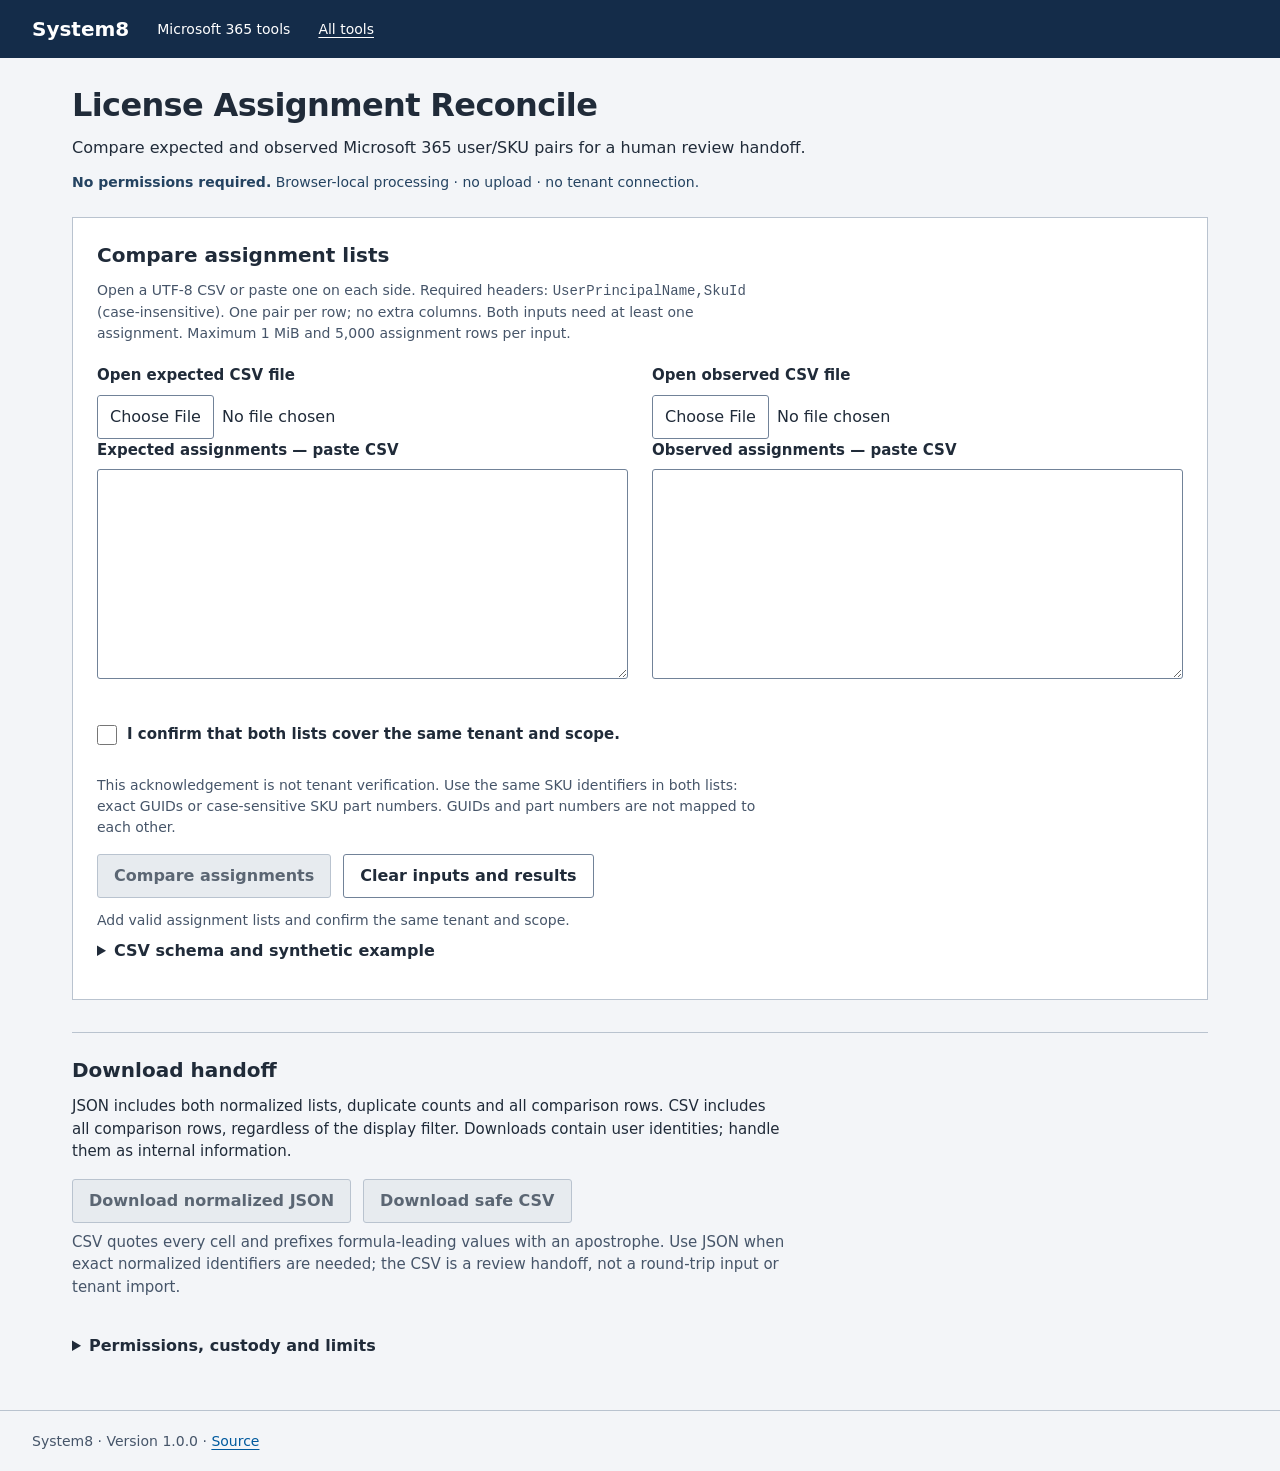
<file: public/tools/license-assignment-reconcile/index.html>
<!doctype html>
<html lang="en">
<head>
<meta charset="utf-8">
<meta name="viewport" content="width=device-width, initial-scale=1">
<meta name="referrer" content="no-referrer">
<meta http-equiv="Content-Security-Policy" content="default-src 'none'; script-src 'self'; style-src 'self'; connect-src 'none'; img-src 'none'; font-src 'none'; object-src 'none'; base-uri 'none'; form-action 'none'">
<title>License Assignment Reconcile · System8</title>
<link rel="stylesheet" href="../permission-change-review/style.css">
<link rel="stylesheet" href="./style.css">
<script type="module" src="./app.mjs"></script>
</head>
<body>
<a class="skip" href="#main">Skip to comparison</a>
<header><span class="brand">System8</span><span>Microsoft 365 tools</span><nav aria-label="Tools"><a href="/tools/">All tools</a></nav></header>
<main id="main" tabindex="-1">
<h1>License Assignment Reconcile</h1>
<p class="purpose">Compare expected and observed Microsoft 365 user/SKU pairs for a human review handoff.</p>
<p class="custody"><strong>No permissions required.</strong> Browser-local processing · no upload · no tenant connection.</p>
<section class="workspace" aria-labelledby="inputs-heading">
<h2 id="inputs-heading">Compare assignment lists</h2>
<p class="help" id="schema-help">Open a UTF-8 CSV or paste one on each side. Required headers: <code>UserPrincipalName,SkuId</code> (case-insensitive). One pair per row; no extra columns. Both inputs need at least one assignment. Maximum 1 MiB and 5,000 assignment rows per input.</p>
<div class="editors">
<div><label for="expected-file">Open expected CSV file</label><input id="expected-file" type="file" accept=".csv,text/csv" aria-describedby="expected-error schema-help"><label for="expected">Expected assignments — paste CSV</label><textarea id="expected" spellcheck="false" autocomplete="off" aria-busy="false" aria-describedby="expected-error schema-help"></textarea><p id="expected-error" class="error" aria-live="polite"></p></div>
<div><label for="observed-file">Open observed CSV file</label><input id="observed-file" type="file" accept=".csv,text/csv" aria-describedby="observed-error schema-help"><label for="observed">Observed assignments — paste CSV</label><textarea id="observed" spellcheck="false" autocomplete="off" aria-busy="false" aria-describedby="observed-error schema-help"></textarea><p id="observed-error" class="error" aria-live="polite"></p></div>
</div>
<label class="scope" for="scope"><input id="scope" type="checkbox"> I confirm that both lists cover the same tenant and scope.</label>
<p class="help">This acknowledgement is not tenant verification. Use the same SKU identifiers in both lists: exact GUIDs or case-sensitive SKU part numbers. GUIDs and part numbers are not mapped to each other.</p>
<div class="actions"><button id="compare" class="primary" disabled>Compare assignments</button><button id="clear">Clear inputs and results</button></div>
<p id="status" role="status" aria-live="polite">Add both assignment lists and confirm the same tenant and scope.</p>
<details><summary>CSV schema and synthetic example</summary><p>Example only — synthetic identities, not production data. Header order may be reversed. RFC4180 quoted fields, an optional UTF-8 BOM and CRLF or LF line endings are accepted. Blank rows, extra columns and control characters in fields are rejected.</p><pre>UserPrincipalName,SkuId
alex@example.com,SPE_E3</pre><p>UPNs are trimmed and lowercased. Supported identities are ASCII, at most 254 characters, with a local name up to 64 characters using letters, digits, apostrophe, ! # ^ ~ _ - and single separating dots. The domain needs at least two valid dot-separated labels. Non-ASCII identities are unsupported. SKUs are not trimmed: use an exact GUID without braces or padding, or letters, digits, underscores and hyphens. GUID-shaped values must contain valid hexadecimal digits. Part-number case is preserved.</p></details>
</section>
<section id="results" aria-labelledby="results-heading" hidden>
<h2 id="results-heading" tabindex="-1">Review pair differences</h2>
<p class="notice">Membership differences only. These lists do not establish effective entitlement, consent, assignment path, service plans, pricing or inventory completeness. No tenant changes are made.</p>
<div class="counts" aria-label="Pair counts"><span><strong id="count-expected">0</strong> Expected only</span><span><strong id="count-observed">0</strong> Observed only</span><span><strong id="count-both">0</strong> In both</span></div>
<p id="duplicates"></p>
<label for="filter">Show comparison rows</label><select id="filter"><option value="All">All pairs</option><option>Expected only</option><option>Observed only</option><option>In both</option></select>
<p id="row-status" role="status"></p>
<div class="table-wrap" tabindex="0" role="region" aria-label="Scrollable assignment comparison"><table><caption>Normalized user/SKU pair comparison</caption><thead><tr><th scope="col">UserPrincipalName</th><th scope="col">SkuId</th><th scope="col">Comparison</th></tr></thead><tbody id="rows"></tbody></table></div>
</section>
<section class="export" aria-labelledby="export-heading"><h2 id="export-heading">Download handoff</h2><p>JSON includes both normalized lists, duplicate counts and all comparison rows. CSV includes all comparison rows, regardless of the display filter. Downloads contain user identities; handle them as internal information.</p><div class="actions"><button id="download-json" disabled>Download normalized JSON</button><button id="download-csv" disabled>Download safe CSV</button></div><p class="help">CSV quotes every cell and prefixes formula-leading values with an apostrophe. Use JSON when exact normalized identifiers are needed; the CSV is a review handoff, not a round-trip input or tenant import.</p></section>
<details class="data-help"><summary>Permissions, custody and limits</summary><p>No Graph permissions, OAuth, admin consent, API or Microsoft 365 license is needed for local use. Obtaining customer-authorized assignment exports is separate and outside this tool.</p><p>Inputs and results remain in page memory. No content network requests, storage, analytics, dependencies or authentication. Static hosting receives ordinary page and asset request metadata. Only the two required columns are accepted; unrelated columns are rejected, not retained. Duplicate pairs use set semantics with counts disclosed.</p><p>Clear or reload discards the page’s inputs and results; it does not delete original files or earlier downloads and does not guarantee heap erasure. This tool neither verifies tenant/scope nor reads or writes a tenant, and provides no tenant rollback. Partial or inconsistent source inventories can produce misleading differences: review acquisition scope and timing separately.</p></details>
<noscript><p class="error">Enable JavaScript to compare CSV lists locally. No content is sent to a service.</p></noscript>
</main>
<footer>System8 · Version 1.0.0 · <a href="https://github.com/enkayz/system8-m365-tools/tree/main/public/tools/license-assignment-reconcile">Source</a></footer>
</body>
</html>
</file>
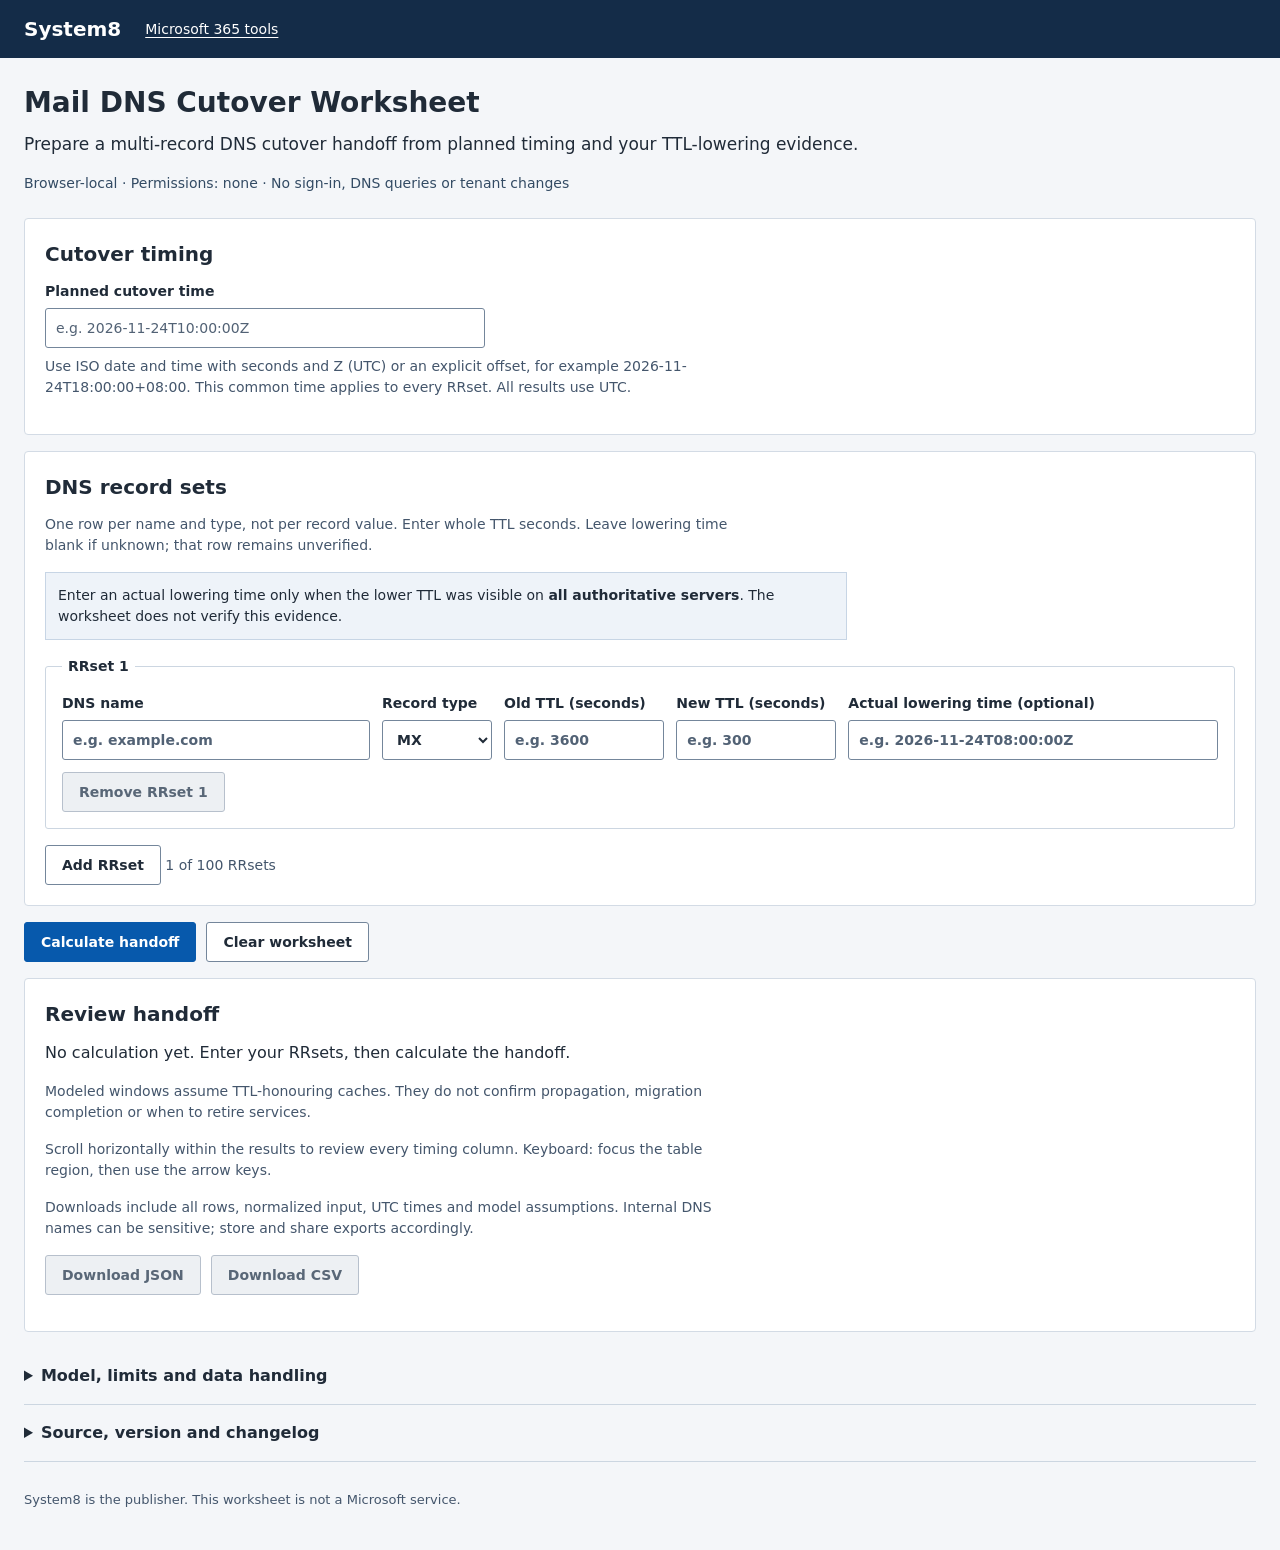
<file: public/tools/mail-dns-cutover/index.html>
<!doctype html>
<html lang="en">
<head>
<meta charset="utf-8"><meta name="viewport" content="width=device-width, initial-scale=1">
<meta name="referrer" content="no-referrer">
<meta http-equiv="Content-Security-Policy" content="default-src 'none'; script-src 'self'; style-src 'self'; connect-src 'none'; img-src 'none'; font-src 'none'; object-src 'none'; base-uri 'none'; form-action 'none'">
<title>Mail DNS Cutover Worksheet | System8</title>
<link rel="stylesheet" href="style.css"><script type="module" src="app.mjs"></script>
</head>
<body>
<a class="skip" href="#main">Skip to worksheet</a>
<header><span class="brand">System8</span><a href="/tools/">Microsoft 365 tools</a></header>
<main id="main">
<h1>Mail DNS Cutover Worksheet</h1>
<p class="intro">Prepare a multi-record DNS cutover handoff from planned timing and your TTL-lowering evidence.</p>
<p class="custody">Browser-local · Permissions: none · No sign-in, DNS queries or tenant changes</p>
<form id="worksheet" novalidate>
<section aria-labelledby="timing-title">
<h2 id="timing-title">Cutover timing</h2>
<label for="cutover">Planned cutover time</label>
<input id="cutover" name="cutover" type="text" maxlength="35" placeholder="e.g. 2026-11-24T10:00:00Z" aria-describedby="time-help" autocomplete="off" spellcheck="false">
<p id="time-help" class="help">Use ISO date and time with seconds and Z (UTC) or an explicit offset, for example 2026-11-24T18:00:00+08:00. This common time applies to every RRset. All results use UTC.</p>
</section>
<section aria-labelledby="rrset-title">
<h2 id="rrset-title">DNS record sets</h2>
<p class="help">One row per name and type, not per record value. Enter whole TTL seconds. Leave lowering time blank if unknown; that row remains unverified.</p>
<p class="assumption">Enter an actual lowering time only when the lower TTL was visible on <strong>all authoritative servers</strong>. The worksheet does not verify this evidence.</p>
<div id="rows"></div>
<button id="add" type="button">Add RRset</button><span id="row-count" class="help"></span>
</section>
<div class="actions"><button class="primary" type="submit">Calculate handoff</button><button id="clear" type="button">Clear worksheet</button></div>
<p id="error" role="alert" tabindex="-1" hidden></p>
</form>
<section aria-labelledby="result-title">
<h2 id="result-title">Review handoff</h2>
<p id="summary" role="status">No calculation yet. Enter your RRsets, then calculate the handoff.</p>
<p class="help">Modeled windows assume TTL-honouring caches. They do not confirm propagation, migration completion or when to retire services.</p>
<p id="table-help" class="help">Scroll horizontally within the results to review every timing column. Keyboard: focus the table region, then use the arrow keys.</p>
<div id="review" class="table-scroll" role="region" aria-describedby="table-help" aria-label="RRset handoff results" tabindex="0" hidden>
<table><caption>Per-RRset timing — UTC. “Not asserted” means lowering evidence is missing.</caption><thead><tr><th scope="col">DNS name / type</th><th scope="col">TTL old → new (s)</th><th scope="col">Evidence</th><th scope="col">Planned lower-by</th><th scope="col">Actual lowering</th><th scope="col">Old-cache expiry</th><th scope="col">Lead-time shortfall (s)</th><th scope="col">Modeled window end</th></tr></thead><tbody></tbody></table>
</div>
<p class="help">Downloads include all rows, normalized input, UTC times and model assumptions. Internal DNS names can be sensitive; store and share exports accordingly.</p>
<div class="actions"><button id="json" type="button" disabled>Download JSON</button><button id="csv" type="button" disabled>Download CSV</button></div>
</section>
<details><summary>Model, limits and data handling</summary>
<h3>What the model calculates</h3>
<ul><li>Planned lower-by = cutover − old TTL.</li><li>Old-cache expiry = actual lowering time + old TTL.</li><li>Lead-time shortfall = max(0, old-cache expiry − cutover), in seconds.</li><li>Modeled window end = max(cutover + new TTL, old-cache expiry). Without an actual lowering time, neither expiry nor window end is asserted.</li></ul>
<p>No DNS lookup or configuration validation is performed. Serve-stale, resolver TTL floors, provider replication, SMTP retries and queued mail are outside this model. No propagation guarantee or decommission recommendation is supplied.</p>
<h3>Inputs and limits</h3>
<p>1–100 RRsets, MX/TXT/CNAME only. ASCII DNS names up to 253 characters plus an optional final dot; labels up to 63 characters, letters, digits, hyphens and underscores, no edge hyphens. Use ASCII punycode for international names. Names are lowercased and a final dot is removed; duplicate name/type pairs are rejected. Record values, MX priorities and configuration correctness are not assessed.</p>
<p>TTLs: 0–2147483647 whole seconds; new TTL must not exceed old TTL. Dates: years 0001–9999, seconds required, up to three fractional digits, explicit Z or numeric offset. Lowering must not be after cutover. Each date input is limited to 35 characters.</p>
<h3>Custody and permissions</h3>
<p>No permissions, admin consent, API access or Microsoft 365 license is required. No authentication, upload, analytics or browser storage. Inputs and results stay in page memory until edited, cleared, reloaded or closed. No content network destinations; static hosting receives ordinary page and asset request metadata.</p>
<p>Clear discards this worksheet, not original evidence, prior downloads or DNS changes. There is no execution or rollback function. CSV cells are quoted and spreadsheet formula prefixes are protected. Review exports before use.</p>
</details>
<details><summary>Source, version and changelog</summary><p>System8 · Version 1.0.0 · 2026-11-24: initial worksheet, per-RRset evidence and JSON/CSV handoff.</p><p>Inspectable source: <a href="core.mjs">calculation and exports</a>, <a href="app.mjs">browser interactions</a>, <a href="style.css">styles</a>. No external runtime dependencies.</p></details>
<footer>System8 is the publisher. This worksheet is not a Microsoft service.</footer>
</main>
</body></html>
</file>
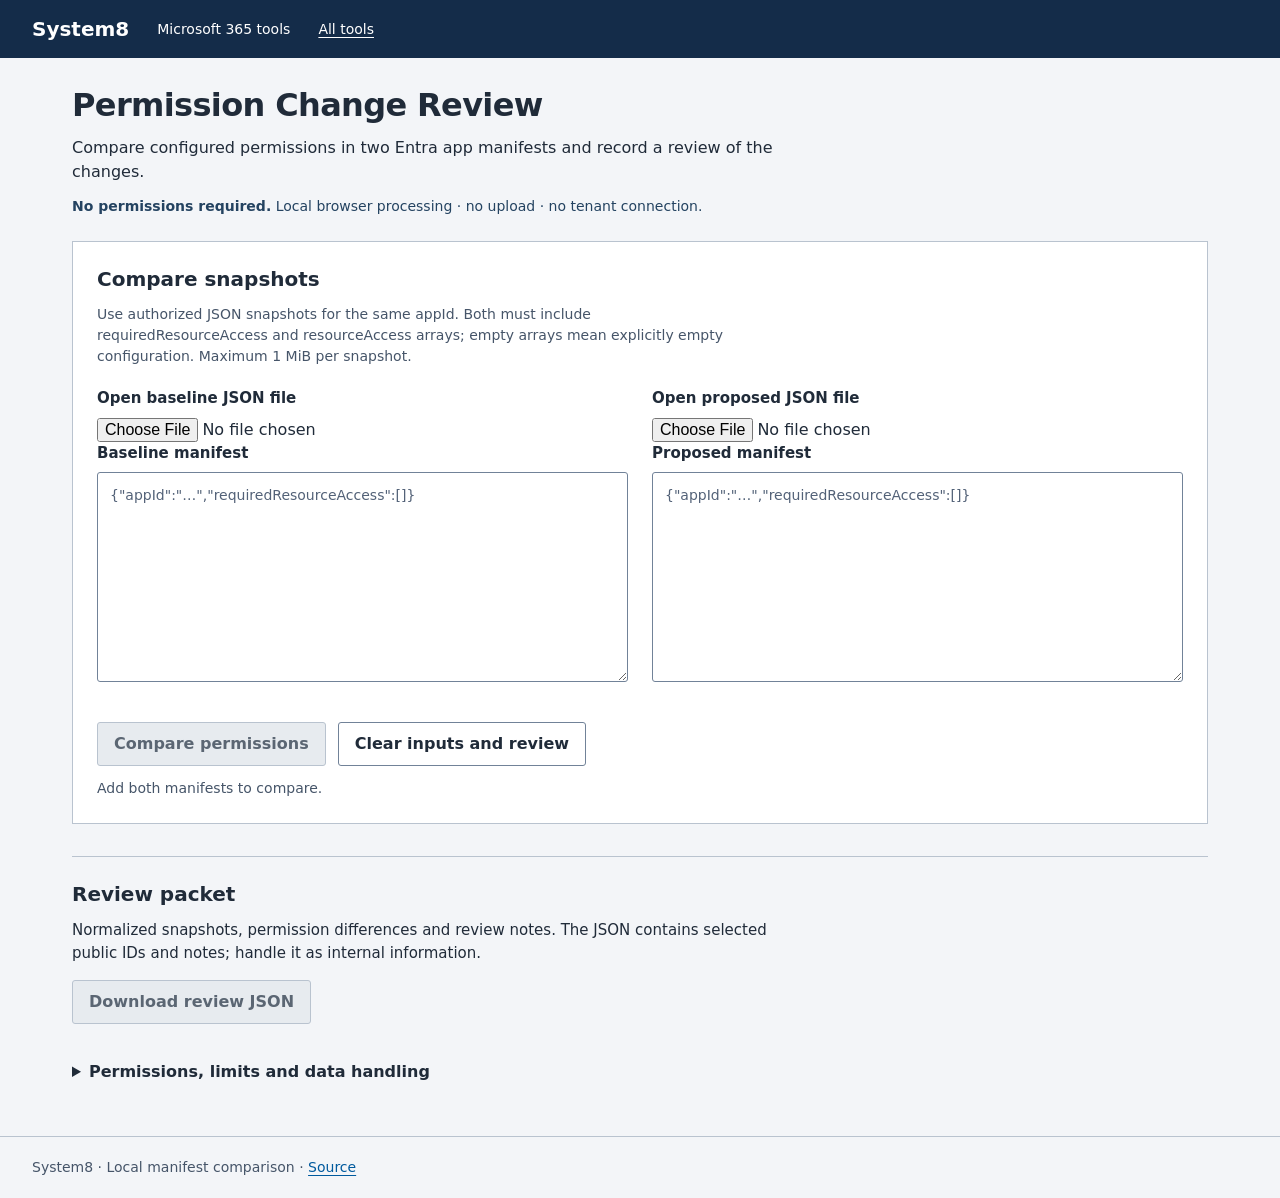
<file: public/tools/permission-change-review/index.html>
<!doctype html>
<html lang="en">
<head>
<meta charset="utf-8">
<meta name="viewport" content="width=device-width, initial-scale=1">
<meta name="referrer" content="no-referrer">
<meta http-equiv="Content-Security-Policy" content="default-src 'none'; script-src 'self'; style-src 'self'; connect-src 'none'; img-src 'none'; font-src 'none'; object-src 'none'; base-uri 'none'; form-action 'none'">
<title>Permission Change Review · System8</title>
<link rel="stylesheet" href="./style.css">
<script type="module" src="./app.mjs"></script>
</head>
<body>
<a class="skip" href="#main">Skip to comparison</a>
<header><span class="brand">System8</span><span>Microsoft 365 tools</span><nav aria-label="Tools"><a href="/tools/">All tools</a></nav></header>
<main id="main">
<h1>Permission Change Review</h1>
<p class="purpose">Compare configured permissions in two Entra app manifests and record a review of the changes.</p>
<p class="custody"><strong>No permissions required.</strong> Local browser processing · no upload · no tenant connection.</p>
<section aria-labelledby="inputs-heading" class="workspace">
<h2 id="inputs-heading">Compare snapshots</h2>
<p class="help">Use authorized JSON snapshots for the same appId. Both must include requiredResourceAccess and resourceAccess arrays; empty arrays mean explicitly empty configuration. Maximum 1 MiB per snapshot.</p>
<div class="editors">
<div><label for="baseline-file">Open baseline JSON file</label><input id="baseline-file" type="file" accept=".json,application/json" aria-describedby="baseline-error"><label for="baseline">Baseline manifest</label><textarea id="baseline" spellcheck="false" autocomplete="off" aria-describedby="baseline-error" placeholder='{"appId":"…","requiredResourceAccess":[]}'></textarea><p id="baseline-error" class="error" aria-live="polite"></p></div>
<div><label for="proposed-file">Open proposed JSON file</label><input id="proposed-file" type="file" accept=".json,application/json" aria-describedby="proposed-error"><label for="proposed">Proposed manifest</label><textarea id="proposed" spellcheck="false" autocomplete="off" aria-describedby="proposed-error" placeholder='{"appId":"…","requiredResourceAccess":[]}'></textarea><p id="proposed-error" class="error" aria-live="polite"></p></div>
</div>
<div class="actions"><button id="compare" class="primary" disabled>Compare permissions</button><button id="clear">Clear inputs and review</button></div>
<p id="status" role="status" aria-live="polite">Add both manifests to compare.</p>
</section>
<section id="results" aria-labelledby="results-heading" hidden>
<h2 id="results-heading" tabindex="-1">Review configured permission changes</h2>
<p class="notice">Configuration is not consent or effective access. Removals do not revoke grants. Permission names are unresolved. Decisions are human notes, not authorization or execution.</p>
<p>App ID: <code id="app-id"></code></p>
<div class="counts" aria-label="Permission counts"><span><strong id="count-added">0</strong> added</span><span><strong id="count-removed">0</strong> removed</span><span><strong id="count-unchanged">0</strong> unchanged</span></div>
<p id="duplicates"></p>
<h3>Added configuration</h3><ul id="added-list" class="permissions"></ul>
<h3>Removed configuration</h3><ul id="removed-list" class="permissions"></ul>
<details><summary>Unchanged configuration</summary><ul id="unchanged-list" class="permissions"></ul></details>
</section>
<section class="export" aria-labelledby="export-heading"><h2 id="export-heading">Review packet</h2><p>Normalized snapshots, permission differences and review notes. The JSON contains selected public IDs and notes; handle it as internal information.</p><button id="download" disabled>Download review JSON</button></section>
<details class="data-help"><summary>Permissions, limits and data handling</summary><p>No OAuth, admin consent, APIs or license are needed for this local comparison. Obtaining authorized manifests is outside this tool. Scope is delegated configuration. Role is application configuration and requires heightened human review.</p><p>Inputs and notes remain in this page’s memory. No storage persistence, analytics, uploads, remote fonts or content network destinations. Static hosting receives ordinary page and asset request metadata. Unknown manifest fields, including credentials, are discarded from the packet.</p><p>Clear or reload discards the page’s inputs and review, not original files or earlier downloads. Each input supports up to 200 resource blocks and 2,000 permission entries; reasons support up to 2,000 characters. Duplicate tuples use set semantics and are disclosed. This is not effective-access analysis and performs no tenant reads, writes, grant revocation or rollback.</p></details>
<noscript><p class="error">Enable JavaScript to compare manifests locally. No data is sent to a service.</p></noscript>
</main>
<footer>System8 · Local manifest comparison · <a href="https://github.com/enkayz/system8-m365-tools/tree/main/public/tools/permission-change-review" rel="noreferrer">Source</a></footer>
</body>
</html>
</file>
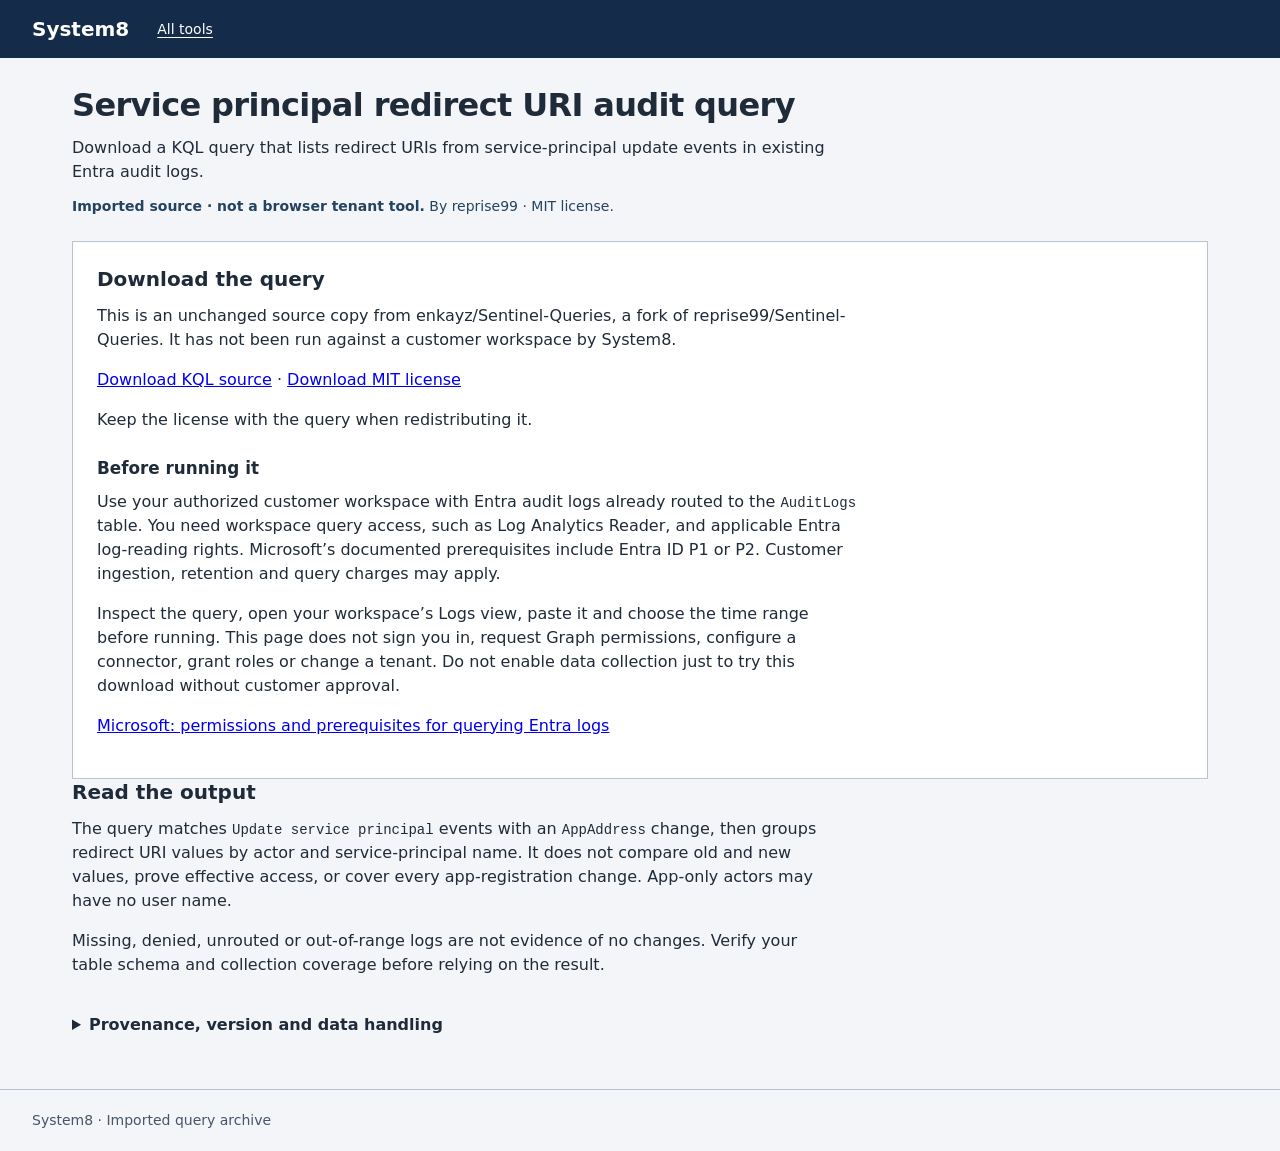
<file: public/tools/redirect-uri-audit/index.html>
<!doctype html>
<html lang="en"><head><meta charset="utf-8"><meta name="viewport" content="width=device-width,initial-scale=1"><meta name="referrer" content="no-referrer"><meta http-equiv="Content-Security-Policy" content="default-src 'none'; style-src 'self'; base-uri 'none'; form-action 'none'"><title>Service principal redirect URI audit query · System8</title><link rel="stylesheet" href="../permission-change-review/style.css"></head><body><a class="skip" href="#main">Skip to query</a><header><span class="brand">System8</span><a href="../">All tools</a></header><main id="main"><h1>Service principal redirect URI audit query</h1><p class="purpose">Download a KQL query that lists redirect URIs from service-principal update events in existing Entra audit logs.</p><p class="custody"><strong>Imported source · not a browser tenant tool.</strong> By reprise99 · MIT license.</p><section class="workspace"><h2>Download the query</h2><p>This is an unchanged source copy from enkayz/Sentinel-Queries, a fork of reprise99/Sentinel-Queries. It has not been run against a customer workspace by System8.</p><p><a href="./Audit-RedirectURIChanged.kql" download>Download KQL source</a> · <a href="./LICENSE.txt" download>Download MIT license</a></p><p>Keep the license with the query when redistributing it.</p><h3>Before running it</h3><p>Use your authorized customer workspace with Entra audit logs already routed to the <code>AuditLogs</code> table. You need workspace query access, such as Log Analytics Reader, and applicable Entra log-reading rights. Microsoft’s documented prerequisites include Entra ID P1 or P2. Customer ingestion, retention and query charges may apply.</p><p>Inspect the query, open your workspace’s Logs view, paste it and choose the time range before running. This page does not sign you in, request Graph permissions, configure a connector, grant roles or change a tenant. Do not enable data collection just to try this download without customer approval.</p><p><a href="https://learn.microsoft.com/en-us/entra/identity/monitoring-health/howto-analyze-activity-logs-log-analytics">Microsoft: permissions and prerequisites for querying Entra logs</a></p></section><section><h2>Read the output</h2><p>The query matches <code>Update service principal</code> events with an <code>AppAddress</code> change, then groups redirect URI values by actor and service-principal name. It does not compare old and new values, prove effective access, or cover every app-registration change. App-only actors may have no user name.</p><p>Missing, denied, unrouted or out-of-range logs are not evidence of no changes. Verify your table schema and collection coverage before relying on the result.</p></section><details class="data-help"><summary>Provenance, version and data handling</summary><p>Imported <time datetime="2026-11-19">2026-11-19</time>. Copyright (c) 2024 reprise99. MIT license preserved intact. Pinned fork commit: <code>96b1908558c5d5201dbf61c63cedce4c53e8f672</code>.</p><p><a href="https://github.com/enkayz/Sentinel-Queries/blob/96b1908558c5d5201dbf61c63cedce4c53e8f672/Azure%20Active%20Directory/Audit-RedirectURIChanged.kql">Original source in Dylan’s fork</a> · <a href="https://github.com/reprise99/Sentinel-Queries">Upstream project</a> · <a href="./LICENSE.txt">License</a></p><p>This static page downloads public source only. No customer logs are sent to System8. Running the query separately uses the customer’s own Microsoft workspace; its access, data retention and network policies apply. Output may contain personal identifiers and internal URLs. Keep it internal. The query performs no tenant mutation and has no undo operation; earlier downloads and customer query history are not erased by closing this page.</p></details></main><footer>System8 · Imported query archive</footer></body></html>
</file>
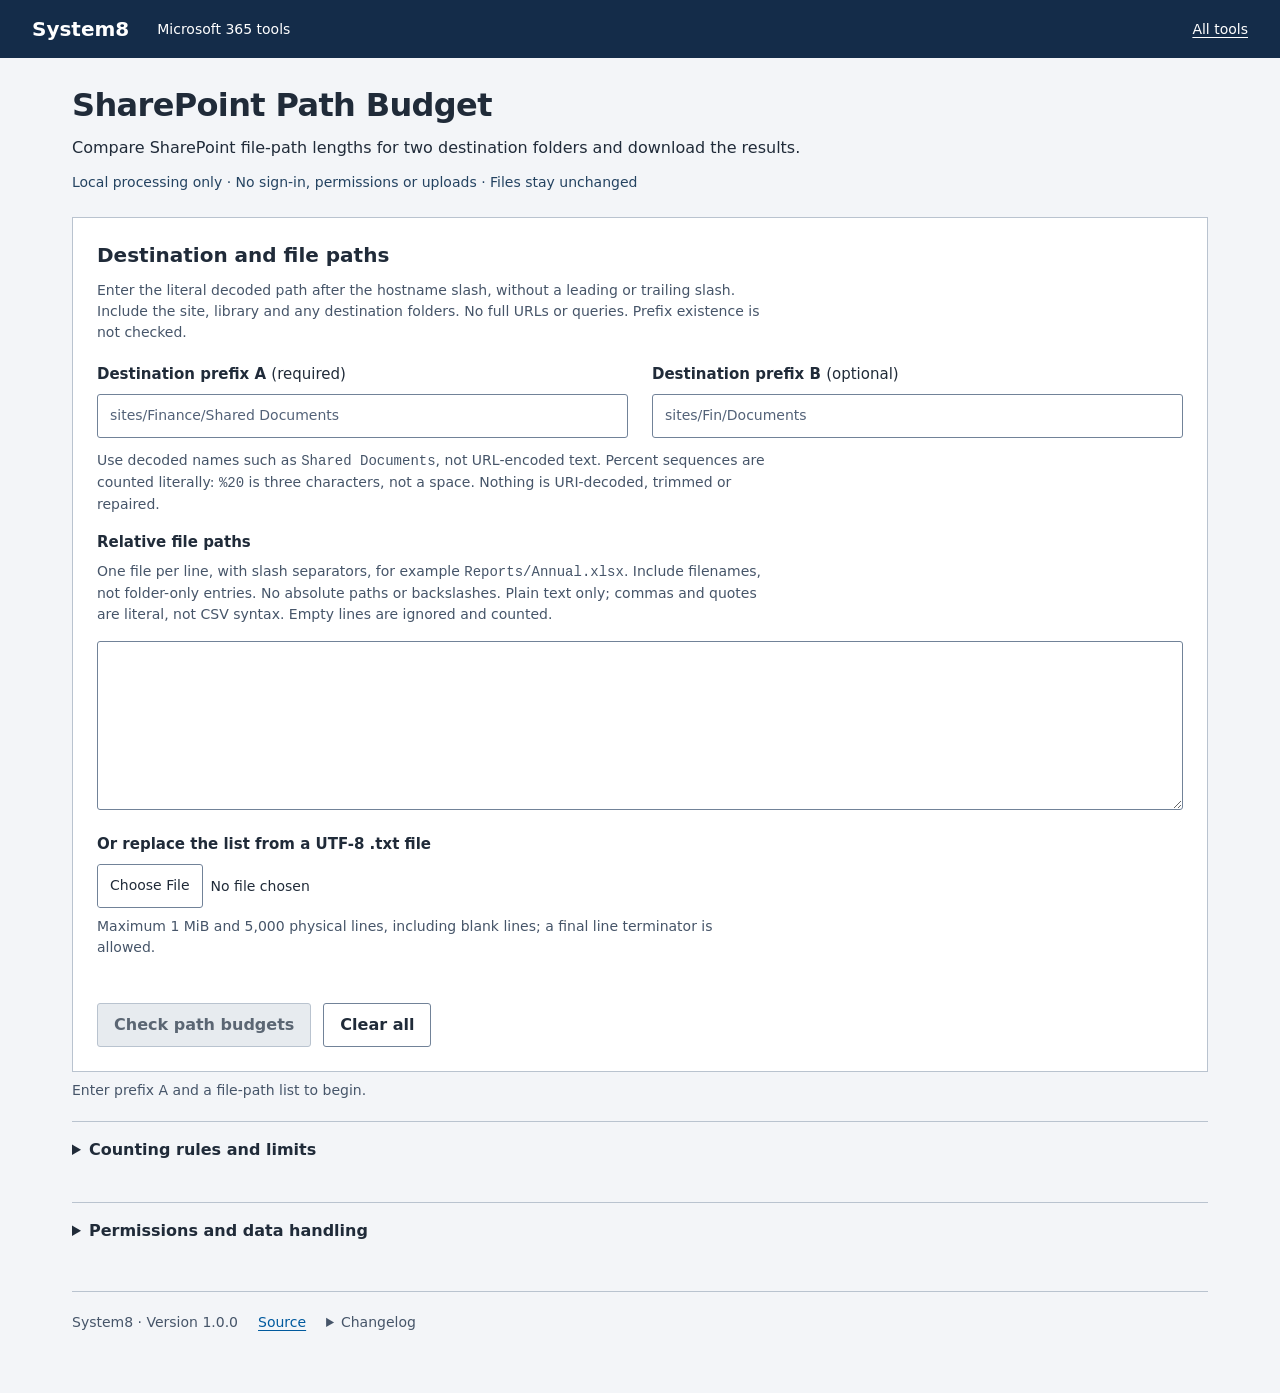
<file: public/tools/sharepoint-path-budget/index.html>
<!doctype html>
<html lang="en"><head><meta charset="utf-8"><meta name="viewport" content="width=device-width, initial-scale=1"><meta name="color-scheme" content="light"><title>SharePoint Path Budget · System8</title><link rel="icon" href="data:,"><link rel="stylesheet" href="style.css"><script type="module" src="app.mjs"></script></head>
<body><a class="skip" href="#main">Skip to tool</a><header><span class="brand">System8</span><span>Microsoft 365 tools</span><a href="/tools/">All tools</a></header>
<main id="main" tabindex="-1"><h1>SharePoint Path Budget</h1><p class="purpose">Compare SharePoint file-path lengths for two destination folders and download the results.</p><p class="custody">Local processing only · No sign-in, permissions or uploads · Files stay unchanged</p>
<section class="workspace" aria-labelledby="input-heading"><h2 id="input-heading">Destination and file paths</h2><p class="help" id="root-help">Enter the literal decoded path after the hostname slash, without a leading or trailing slash. Include the site, library and any destination folders. No full URLs or queries. Prefix existence is not checked.</p>
<div class="roots"><div><label for="root-a">Destination prefix A <span>(required)</span></label><input id="root-a" type="text" autocomplete="off" spellcheck="false" aria-describedby="root-help" placeholder="sites/Finance/Shared Documents"></div><div><label for="root-b">Destination prefix B <span>(optional)</span></label><input id="root-b" type="text" autocomplete="off" spellcheck="false" aria-describedby="root-help" placeholder="sites/Fin/Documents"></div></div>
<p class="help">Use decoded names such as <code>Shared Documents</code>, not URL-encoded text. Percent sequences are counted literally: <code>%20</code> is three characters, not a space. Nothing is URI-decoded, trimmed or repaired.</p>
<label for="paths">Relative file paths</label><p id="list-help" class="help">One file per line, with slash separators, for example <code>Reports/Annual.xlsx</code>. Include filenames, not folder-only entries. No absolute paths or backslashes. Plain text only; commas and quotes are literal, not CSV syntax. Empty lines are ignored and counted.</p><textarea id="paths" rows="7" spellcheck="false" autocomplete="off" aria-describedby="list-help error"></textarea>
<label class="import-label" for="path-file">Or replace the list from a UTF-8 .txt file</label><input id="path-file" type="file" accept=".txt,text/plain" aria-describedby="bounds file-status"><p id="bounds" class="help">Maximum 1 MiB and 5,000 physical lines, including blank lines; a final line terminator is allowed.</p><p id="file-status" role="status"></p><p id="error" class="error" role="alert"></p>
<div class="actions"><button id="check" class="primary" disabled>Check path budgets</button><button id="clear" type="button">Clear all</button></div></section>
<p id="status" role="status">Enter prefix A and a file-path list to begin.</p>
<section id="results" hidden aria-labelledby="results-heading"><h2 id="results-heading" tabindex="-1">Path-budget review</h2><p id="summary"></p><p class="notice">Budget status only — not migration readiness. Shortening a prefix does not fix within-list conflicts.</p><div class="result-actions"><div><label for="filter">Show rows</label><select id="filter"><option value="all">All rows</option><option value="review">Needing review</option></select></div><div class="actions"><button id="download-json" disabled>Download JSON</button><button id="download-csv" disabled>Download CSV</button></div></div><p class="help">Exports always include every row, regardless of filter. Downloads contain internal paths; handle them as internal information. CSV prefixes formula-like cells with an apostrophe; JSON preserves exact values.</p><p id="row-status" role="status"></p><p class="help">Scroll the table horizontally to review both scenarios. Keyboard: focus the table region and use arrow keys.</p><div class="table-wrap" tabindex="0" role="region" aria-label="Scrollable path-budget results"><table><caption>Joined length = prefix + slash + relative file path. Headroom = 400 − length.</caption><thead><tr><th scope="col">Line / file path</th><th scope="col">Scenario A</th><th scope="col">Scenario B</th><th scope="col">Review / related lines</th></tr></thead><tbody id="rows"></tbody></table></div></section>
<details><summary>Counting rules and limits</summary><p>Microsoft documents a maximum of 400 characters for the entire decoded file path including the filename. Destination prefixes are capped at 4,096 UTF-16 code units. Lists exceeding 50,000 related-line references are rejected without a partial report; reduce repetitions/conflicts and recheck the combined list. Splitting alone can hide cross-batch conflicts. This tool counts UTF-16 code units as a conservative planning convention, excluding the hostname and its following slash. Non-ASCII names are marked for manual review: non-BMP characters and Unicode case equivalence need destination validation. Matching uses ASCII case folding only; it is not a comprehensive Unicode collision check.</p><p>Exact duplicates, ASCII case-only full-path matches and a listed file used as a folder prefix are flagged with related source line numbers. Only conflicts within this list are checked. Existing destination content is not inspected.</p><p>No comprehensive invalid/reserved-name checks, file-size checks, desktop/Windows/macOS sync limits, permission checks, destination existence or migration-readiness assessment. A row within the budget is not a guarantee that SharePoint accepts it.</p><p><a href="https://learn.microsoft.com/en-us/office365/servicedescriptions/sharepoint-online-service-description/sharepoint-online-limits" target="_blank" rel="noopener noreferrer">Microsoft Learn: SharePoint limits</a> · Reference checked 22 November 2026.</p></details>
<details><summary>Permissions and data handling</summary><p>No Microsoft 365 permissions, admin consent, tenant connection, API calls or additional license are required for this local tool. Obtaining an authorized file inventory is your responsibility.</p><p>Inputs and results remain in page memory. No uploads, analytics, browser storage or runtime dependencies are used. Static hosting receives ordinary page and asset request metadata. Opening external reference or source links contacts those sites.</p><p>Clear or reload discards this page's data, not your original files or previous downloads. Nothing is changed in SharePoint; there is no tenant operation to undo.</p></details>
<footer><span>System8 · Version 1.0.0</span><a href="https://github.com/enkayz/system8-m365-tools/tree/main/public/tools/sharepoint-path-budget" target="_blank" rel="noopener noreferrer">Source</a><details><summary>Changelog</summary><p>2026-11-22 · 1.0.0 — A/B path budgets, within-list conflict review and local JSON/CSV handoffs.</p></details></footer></main></body></html>
</file>
<file: public/tools/permission-change-review/style.css>
:root{font-family:"Segoe UI",system-ui,sans-serif;color:#202b39;background:#f3f5f8;font-size:16px;line-height:1.5;--blue:#005a9e;--navy:#142c49;--border:#b9c3cf;--muted:#465569;accent-color:var(--blue);color-scheme:light}*{box-sizing:border-box}body{margin:0}::selection{background:#bddcff;color:#142c49}:focus-visible{outline:3px solid #005a9e;outline-offset:3px}header{background:var(--navy);color:#fff;display:flex;flex-wrap:wrap;align-items:center;gap:28px;padding:14px 32px;font-size:.875rem}.brand{font-size:1.25rem;font-weight:650}main{max-width:1200px;margin:auto;padding:28px 32px 40px}h1{font-size:2rem;line-height:1.2;margin:0 0 12px;font-weight:650;letter-spacing:-.02em}h2{font-size:1.25rem;line-height:1.3;margin:0 0 12px;font-weight:650}h3{font-size:1.05rem;margin:24px 0 8px}.purpose{margin:0 0 12px}.custody{font-size:.875rem;color:#244361;margin:0 0 24px}p{max-width:75ch;margin:8px 0 16px}.workspace{background:#fff;border:1px solid var(--border);padding:24px}.help{color:var(--muted);font-size:.875rem}.editors{display:grid;grid-template-columns:minmax(0,1fr) minmax(0,1fr);gap:24px;margin-top:20px}label{display:block;font-weight:600;font-size:.9375rem;margin-bottom:8px}textarea,select,button,input{font:inherit;border-radius:3px}textarea{width:100%;min-height:210px;resize:vertical;padding:12px;border:1px solid #718298;background:#fff;color:#202b39;caret-color:var(--blue);font-size:.875rem}textarea::placeholder{color:#536278}textarea[aria-invalid=true]{border-color:#a4262c}.error{color:#a4262c;font-size:.875rem;min-height:21px;margin:4px 0 8px}.actions{display:flex;gap:12px;flex-wrap:wrap}button{padding:9px 16px;min-height:44px;cursor:pointer;border:1px solid #718298;background:#fff;color:#202b39;font-weight:600}button:hover:enabled{background:#e8eff7}.primary{background:var(--blue);border-color:var(--blue);color:#fff}.primary:hover:enabled{background:#004578}button:disabled{background:#e7ebef;color:#5b6673;border-color:#b9c3cf;cursor:not-allowed}#status{font-size:.875rem;color:var(--muted);margin:12px 0 0}#results{margin-top:32px}#results-heading:focus{outline-offset:6px}.notice{background:#e7eff8;padding:12px 16px;border:1px solid #9db9d5;font-size:.9375rem}.counts{display:flex;gap:0;flex-wrap:wrap;background:#e7edf4;border-block:1px solid var(--border);font-variant-numeric:tabular-nums}.counts span{padding:12px 24px 12px 0;margin-left:16px}.counts strong{font-size:1.125rem}.permissions{list-style:none;padding:0;margin:0}.permissions li{background:#fff;border:1px solid var(--border);padding:16px;margin-bottom:12px;overflow-wrap:anywhere}.permission-title{font-weight:650;margin:0 0 8px}.permission-id{margin:4px 0;font-size:.875rem}code{font-size:.875rem;overflow-wrap:anywhere}.role-note{color:#674500;background:#fff1ce;padding:8px 12px;margin:12px 0}.export{border-top:1px solid var(--border);padding-top:24px;margin-top:32px}.export p{font-size:.9375rem}.data-help{margin-top:28px}summary{cursor:pointer;font-weight:600;padding:8px 0;min-height:44px}details p{font-size:.9375rem;color:var(--muted)}footer{padding:20px 32px;border-top:1px solid var(--border);color:var(--muted);font-size:.875rem}.skip{position:absolute;left:8px;top:-100px;background:#fff;color:var(--blue);padding:12px;z-index:2}.skip:focus{top:8px}[hidden]{display:none!important}@media(max-width:650px){header{padding:12px 16px;gap:16px}main{padding:24px 16px 32px}h1{font-size:1.625rem}.workspace{padding:16px}.editors{grid-template-columns:minmax(0,1fr);gap:12px}textarea{min-height:170px}.actions{flex-direction:column}.actions button{width:100%}.counts span{padding-right:12px;margin-left:12px}footer{padding:16px}input[type=file]{max-width:100%}}.review-reason{min-height:80px}select{padding:8px 12px;border:1px solid #718298;background:#fff;color:#202b39;min-height:44px;margin-bottom:16px}header a{color:#fff;text-underline-offset:3px}header a:focus-visible{outline-color:#fff}footer a{color:var(--blue);text-underline-offset:3px}@media(forced-colors:active){button,.permissions li,.notice{border:1px solid ButtonText}}
</file>
<file: public/tools/change-window-review/style.css>
.utc-boundary{white-space:nowrap}:root{font-family:'Segoe UI',system-ui,sans-serif;color:#202b38;background:#f4f6f9;font-size:16px;line-height:1.5;accent-color:#0759ac;color-scheme:light}*{box-sizing:border-box}body{margin:0}header{background:#142c48;color:#fff;display:flex;align-items:center;gap:24px;padding:14px max(24px,calc((100vw - 1200px)/2));font-size:14px}.brand{font-size:20px;font-weight:650}header a{color:#fff}a{text-underline-offset:3px}main{max-width:1200px;margin:0 auto;padding:28px 24px 40px}h1{font-size:28px;line-height:1.2;font-weight:600;margin:0 0 12px}h2{font-size:20px;font-weight:600;margin:0 0 12px}h3{font-size:17px;margin:0 0 8px}p{max-width:75ch;margin:8px 0 16px}.intro{font-size:17px}.custody,.help{color:#334b64;font-size:14px}.custody{margin-bottom:24px}section{background:#fff;border:1px solid #d3dbe5;border-radius:4px;padding:20px;margin:16px 0}label{display:block;font-size:14px;font-weight:600}input,textarea,button{font:inherit;font-size:14px;border:1px solid #74869b;border-radius:3px;min-height:40px;background:#fff;color:#202b38}input,textarea{display:block;width:100%;padding:8px;margin-top:6px;caret-color:#0759ac}textarea{resize:vertical}input::placeholder{color:#53677d}button{padding:8px 16px;cursor:pointer;font-weight:600}button:hover:not(:disabled){background:#eaf1fa;border-color:#0759ac}button.primary{background:#0759ac;color:#fff;border-color:#0759ac}button.primary:hover:not(:disabled){background:#064885}button:active:not(:disabled){background:#d7e6f6}button:disabled{cursor:not-allowed;color:#596777;background:#edf0f3;border-color:#b7c0cc}.timing-grid{display:grid;grid-template-columns:minmax(0,2fr) minmax(0,1fr) minmax(0,1fr);gap:20px}.site-fields{display:grid;grid-template-columns:minmax(0,1fr) minmax(0,1.4fr) minmax(0,.7fr) minmax(0,.7fr);gap:16px}.site{border:0;border-top:1px solid #d3dbe5;margin:20px 0 0;padding:16px 0 4px;min-width:0}.site>legend{font-size:17px;font-weight:600;padding:0 8px 0 0}.weekdays{padding:0;margin:16px 0 8px;border:0;display:flex;flex-wrap:wrap;gap:8px;min-width:0}.weekdays legend{font-size:14px;font-weight:600;margin-bottom:4px}.weekdays label{display:flex;gap:8px;align-items:center;min-height:40px;padding-right:10px}.weekdays input{display:inline-block;width:18px;height:18px;min-height:18px;margin:0}.actions{display:flex;gap:12px;flex-wrap:wrap;margin:16px 0}.error{color:#8f2020;background:#fff3f3;border:1px solid #c68b8b;padding:12px}.data,code,dd{font-variant-numeric:tabular-nums}.site-result{border-top:1px solid #d3dbe5;padding:20px 0 8px;margin-top:20px;overflow-wrap:anywhere}.phase-counts{display:grid;grid-template-columns:1fr 1fr;gap:16px;background:#edf3fa;padding:12px;margin:12px 0}.phase-counts p{margin:0}.phase-counts strong{display:block}dl{display:grid;grid-template-columns:220px minmax(0,1fr);gap:8px 16px;margin:16px 0}dt{font-size:14px;color:#334b64}dd{margin:0;font-size:14px}.flags{padding-left:20px;font-size:14px}details{margin:24px 0;border-top:1px solid #d3dbe5;padding-top:16px}summary{cursor:pointer;font-weight:600;min-height:40px}details p{font-size:14px}footer{font-size:13px;color:#334b64;margin-top:32px}button:focus-visible,input:focus-visible,textarea:focus-visible,summary:focus-visible,a:focus-visible,[tabindex]:focus-visible{outline:3px solid #0759ac;outline-offset:3px}header a:focus-visible{outline-color:#fff}::selection{background:#cce3ff;color:#142c48}.skip{position:absolute;top:-80px;left:12px;z-index:2;background:#fff;color:#0759ac;padding:12px}.skip:focus{top:8px}[hidden]{display:none!important}@media(max-width:760px){header{padding:12px 16px;gap:16px;flex-wrap:wrap}header>span:last-child{display:none}main{padding:24px 16px}.timing-grid,.site-fields{grid-template-columns:minmax(0,1fr) minmax(0,1fr)}.start-label{grid-column:1/-1}section{padding:16px}dl{grid-template-columns:1fr;gap:4px}dd{margin-bottom:8px}}@media(max-width:450px){.timing-grid,.site-fields,.phase-counts{grid-template-columns:minmax(0,1fr)}h1{font-size:25px}.actions button{width:100%}.start-label{grid-column:auto}}
</file>
<file: public/tools/credential-coverage/style.css>
:root{font-family:'Segoe UI',system-ui,sans-serif;color:#202b38;background:#f4f6f9;font-size:16px;line-height:1.5;accent-color:#0759ac;color-scheme:light}*{box-sizing:border-box}body{margin:0}header{background:#142c48;color:#fff;display:flex;align-items:center;gap:24px;padding:14px max(24px,calc((100vw - 1200px)/2));font-size:14px}.brand{font-size:20px;font-weight:650}header a{color:#fff}header a:focus-visible{outline-color:#fff}a{text-underline-offset:3px}main{max-width:1200px;margin:0 auto;padding:28px 24px 40px}h1{font-size:28px;line-height:1.2;font-weight:600;margin:0 0 12px}h2{font-size:20px;font-weight:600;margin:0 0 12px}h3{font-size:17px;font-weight:600;margin:24px 0 8px}p{max-width:75ch;margin:8px 0 16px}.intro{font-size:17px}.custody,.help{font-size:14px;color:#334b64}.custody{margin-bottom:24px}section{background:#fff;border:1px solid #d3dbe5;border-radius:4px;padding:20px;margin:16px 0}label{display:block;font-size:14px;font-weight:600}input,textarea,button{font:inherit;font-size:14px;border:1px solid #74869b;border-radius:3px;min-height:40px;background:#fff;color:#202b38}input,textarea{display:block;width:100%;padding:8px;margin-top:6px;caret-color:#0759ac}textarea{resize:vertical;font-family:ui-monospace,Consolas,monospace;white-space:pre;overflow:auto}input::placeholder,textarea::placeholder{color:#53677d}button{padding:8px 16px;cursor:pointer;font-weight:600}button:hover:not(:disabled){background:#eaf1fa;border-color:#0759ac}button.primary{background:#0759ac;color:#fff;border-color:#0759ac}button.primary:hover:not(:disabled){background:#064885}button:active:not(:disabled){background:#d7e6f6}button:disabled{cursor:not-allowed;color:#596777;background:#edf0f3;border-color:#b7c0cc}.horizon-grid{display:grid;grid-template-columns:minmax(0,1fr) minmax(0,1fr);gap:20px}.actions{display:flex;flex-wrap:wrap;gap:12px;align-items:center;margin:16px 0}.error{background:#fff1f0;border:1px solid #b94c48;padding:12px;color:#8e201c}.limit{background:#f0f5fc;border:1px solid #c6d8ed;padding:12px;color:#23415f;font-size:14px}.table-wrap{overflow:auto;max-width:100%;border:1px solid #d3dbe5;border-radius:3px;margin:8px 0 20px}table{width:100%;border-collapse:collapse;font-size:14px;font-variant-numeric:tabular-nums;text-align:left}caption{padding:10px;text-align:left;font-weight:600;background:#edf2f8}th,td{padding:10px 12px;border-bottom:1px solid #d3dbe5;vertical-align:top}th{background:#edf2f8;font-weight:600;color:#243e5a}td.utc{white-space:nowrap}td.id{min-width:145px;overflow-wrap:anywhere;font-family:ui-monospace,Consolas,monospace;font-size:12px}td.ids{min-width:180px;overflow-wrap:anywhere;font-size:12px}tr:last-child td{border-bottom:0}tbody tr:hover{background:#f4f7fb}.window-gap{color:#8e201c;font-weight:600}.window-overlap{color:#694c00;font-weight:600}details{border-top:1px solid #d3dbe5;margin-top:28px;padding-top:16px;font-size:14px}summary{cursor:pointer;font-weight:600;color:#23415f;min-height:40px}details p{margin-top:12px}footer{color:#445a72;font-size:13px;border-top:1px solid #d3dbe5;margin-top:28px;padding-top:16px}code{font-size:.92em;overflow-wrap:anywhere}#metadata-help code{white-space:nowrap}:focus-visible{outline:3px solid #0759ac;outline-offset:3px}#results:focus,#error:focus{outline:3px solid #0759ac;outline-offset:3px}.skip{position:absolute;left:12px;top:-90px;background:#fff;color:#0759ac;padding:10px;z-index:2}.skip:focus{top:8px}::selection{color:#fff;background:#0759ac}[hidden]{display:none!important}@media(max-width:700px){header{gap:16px;padding:12px 16px;flex-wrap:wrap}header>span:last-child{display:none}main{padding:24px 16px 32px}h1{font-size:25px}section{padding:16px}.horizon-grid{grid-template-columns:minmax(0,1fr);gap:14px}.actions>button{flex:1 1 auto}textarea{font-size:13px}.table-wrap{scrollbar-color:#74869b #edf2f8}}
@media(max-width:700px){
 .table-wrap{overflow:visible}
 table,caption,tbody{display:block;width:100%}
 thead{position:absolute;width:1px;height:1px;overflow:hidden;clip-path:inset(50%)}
 tbody tr{display:grid;grid-template-columns:minmax(0,1fr) minmax(0,1fr);gap:10px 14px;border-bottom:1px solid #d3dbe5;padding:14px}
 tbody tr:last-child{border-bottom:0}
 td{display:block;border:0;padding:0;min-width:0;overflow-wrap:anywhere}
 td.id,td.ids,td.utc{grid-column:1/-1;min-width:0}
 td::before{content:attr(data-label);display:block;font-family:'Segoe UI',system-ui,sans-serif;font-size:12px;font-weight:600;line-height:1.4;color:#334b64;margin-bottom:4px;white-space:normal}
}
</file>
<file: public/tools/exchange-alias-claims/style.css>
#current-state,#requested-state{min-height:3em}#filters{align-items:end}#filters>div{min-width:0;max-width:100%}#filters input,#filters select{display:block;width:100%;padding:8px;margin-top:6px}textarea+label{margin-top:12px}:root{font-family:'Segoe UI',system-ui,sans-serif;color:#202b38;background:#f4f6f9;font-size:16px;line-height:1.5;accent-color:#0759ac;color-scheme:light}*{box-sizing:border-box}body{margin:0}header{background:#142c48;color:#fff;display:flex;align-items:center;gap:24px;padding:14px max(24px,calc((100vw - 1320px)/2));font-size:14px}.brand{font-size:20px;font-weight:650}header a{color:#fff}main{max-width:1320px;margin:0 auto;padding:28px 24px 40px}h1{font-size:28px;line-height:1.2;font-weight:600;margin:0 0 12px}h2{font-size:20px;font-weight:600;margin:0 0 12px}h3{font-size:17px;margin:24px 0 8px}p{max-width:78ch;margin:8px 0 16px}.intro{font-size:17px}.custody{color:#334b64;font-size:14px;margin-bottom:24px}section{background:#fff;border:1px solid #d3dbe5;border-radius:4px;padding:20px;margin:16px 0}label{display:block;font-size:14px;font-weight:600}.input-grid{display:grid;grid-template-columns:minmax(0,1fr) minmax(0,1fr);gap:24px}textarea,input,select,button{font:inherit;font-size:14px;border:1px solid #74869b;border-radius:3px;min-height:40px;background:#fff;color:#202b38}textarea{display:block;width:100%;padding:10px;margin-top:6px;resize:vertical;caret-color:#0759ac;font-family:ui-monospace,monospace;font-size:13px}input[type=file]{width:100%;padding:6px;margin-top:6px}input[type=checkbox]{min-height:auto;flex-shrink:0;width:18px;height:18px;margin:2px 8px 0 0}.check{display:flex;align-items:flex-start;max-width:80ch}button{padding:8px 16px;cursor:pointer;font-weight:600}button:hover:not(:disabled){background:#eaf1fa;border-color:#0759ac}button.primary{background:#0759ac;color:#fff;border-color:#0759ac}button.primary:hover{background:#064885}button:disabled{cursor:not-allowed;color:#596777;background:#edf0f3;border-color:#b7c0cc}.help{color:#44566c;font-size:14px;margin:8px 0 16px}.assumption{font-size:14px;max-width:90ch;background:#eef3f9;border:1px solid #c7d5e5;padding:12px}.actions{display:flex;flex-wrap:wrap;gap:10px;margin:16px 0}.table-scroll{overflow:auto;max-height:650px;border:1px solid #c9d4e0;scrollbar-color:#74869b #edf0f3}table{border-collapse:collapse;width:100%;font-size:13px;font-variant-numeric:tabular-nums}caption{text-align:left;padding:12px;color:#44566c}th,td{text-align:left;vertical-align:top;padding:12px;border-bottom:1px solid #d3dbe5;min-width:190px;overflow-wrap:anywhere}th{background:#eef3f9;font-weight:600;position:sticky;top:0}td:nth-child(2),td:nth-child(3),td:nth-child(4){min-width:230px}td ul{padding-left:18px;margin:0}td li{margin-bottom:6px}details{border-top:1px solid #c7d3df;padding:16px 0}summary{cursor:pointer;font-weight:600;min-height:36px}a{color:#0759ac;text-underline-offset:3px}code{overflow-wrap:anywhere;font-size:.9em}footer{font-size:13px;color:#44566c;margin-top:24px}#error{background:#fff0ef;border:1px solid #c34135;color:#81251d;padding:12px;max-width:none}[aria-invalid=true]{border-color:#a4262c}:focus-visible{outline:3px solid #0759ac;outline-offset:3px}header :focus-visible{outline-color:#fff}::selection{background:#cce2ff;color:#142c48}.skip{position:absolute;left:16px;top:-80px;padding:10px;background:#fff;z-index:10}.skip:focus{top:8px}[hidden]{display:none!important}@media(max-width:720px){main{padding:24px 16px}section{padding:16px}.input-grid{grid-template-columns:minmax(0,1fr);gap:16px}h1{font-size:25px}header{padding:14px 16px;gap:16px}.actions button{max-width:100%}th,td{padding:10px}}
</file>
<file: public/tools/forwarding-route-review/style.css>
:root{font-family:'Segoe UI',system-ui,sans-serif;color:#202b38;background:#f4f6f9;font-size:16px;line-height:1.5;accent-color:#0759ac;color-scheme:light}*{box-sizing:border-box}body{margin:0}header{background:#142c48;color:#fff;display:flex;align-items:center;gap:24px;padding:14px max(24px,calc((100vw - 1200px)/2));font-size:14px}.brand{font-size:20px;font-weight:650}header a,header a:visited{color:#fff}a{color:#0759ac;text-underline-offset:3px}main{max-width:1200px;margin:auto;padding:28px 24px 40px}h1{font-size:28px;line-height:1.2;font-weight:600;margin:0 0 12px}h2{font-size:20px;font-weight:600;margin:0 0 12px}p{max-width:75ch;margin:8px 0 16px}.intro{font-size:17px}.custody,.help{color:#334b64;font-size:14px}.custody{margin-bottom:24px}section{background:#fff;border:1px solid #d3dbe5;border-radius:4px;padding:20px;margin:16px 0;min-width:0}label{display:block;font-size:14px;font-weight:600}input,textarea,select,button{font:inherit;font-size:14px;border:1px solid #74869b;border-radius:3px;min-height:40px;background:#fff;color:#202b38;max-width:100%}input,textarea,select{display:block;width:100%;padding:8px;margin-top:6px;caret-color:#0759ac}textarea{resize:vertical;font-family:Consolas,monospace}button{padding:8px 16px;cursor:pointer;font-weight:600}button:hover:not(:disabled){background:#eaf1fa;border-color:#0759ac}.primary{background:#0759ac;color:#fff;border-color:#0759ac}.primary:hover:not(:disabled){background:#064885}button:active:not(:disabled){background:#d7e6f6}button:disabled{cursor:not-allowed;color:#596777;background:#edf0f3;border-color:#b7c0cc}.actions{display:flex;flex-wrap:wrap;gap:12px;margin-top:16px}.check{display:flex;gap:10px;align-items:flex-start;margin:18px 0;font-weight:400;max-width:90ch}.check input{flex:0 0 20px;width:20px;min-height:20px;margin:2px 0}details{margin:16px 0}summary{cursor:pointer;font-weight:600;padding:6px 0}pre{background:#f4f6f9;padding:12px;white-space:pre-wrap;overflow-wrap:anywhere;font-size:14px}code{overflow-wrap:anywhere}.result-row{border-top:1px solid #d3dbe5;padding:14px 0;overflow-wrap:anywhere}.result-heading{font-weight:600;margin:0 0 4px}.route{font-family:Consolas,monospace;font-size:14px;overflow-wrap:anywhere}.result-row p{margin-bottom:8px}#error{color:#8b2020;background:#fff0ef;padding:12px;border:1px solid #c47b76}footer{font-size:13px;color:#334b64;margin-top:28px}.about{margin:24px 0}:focus-visible,[tabindex='-1']:focus{outline:3px solid #0759ac;outline-offset:3px}header a:focus-visible{color:#fff;outline-color:#fff}.skip{position:fixed;left:12px;top:-100px;z-index:10;background:#142c48;color:#fff;padding:12px}.skip:focus{top:12px;color:#fff;outline:3px solid #fff;outline-offset:3px}::selection{background:#c8dff8;color:#142c48}[hidden]{display:none!important}*{scrollbar-color:#74869b #f4f6f9}#summary,#view-count{font-variant-numeric:tabular-nums}@media(max-width:600px){main{padding:22px 16px}header{padding:14px 16px;gap:16px;flex-wrap:wrap}h1{font-size:24px}section{padding:16px}.actions button{flex:1 1 auto}input[type=file]{font-size:12px}}
</file>
<file: public/tools/license-assignment-reconcile/style.css>
/* Extends the established System8/Fluent task shell. */
main:focus{outline:none}
.scope{display:flex;align-items:flex-start;gap:10px;margin:4px 0 8px;min-height:44px;cursor:pointer}
.scope input{width:20px;height:20px;flex-shrink:0;margin:2px 0}
#results{margin-top:28px}
select{min-height:44px;padding:8px;border:1px solid #718298;background:#fff;color:#202b39;max-width:100%}
input[type=file]{max-width:100%;min-height:44px}
input[type=file]::file-selector-button{min-height:44px;cursor:pointer;font:inherit;border:1px solid #718298;border-radius:3px;background:#fff;color:#202b39;padding:8px 12px;margin-right:8px}
input[type=file]::file-selector-button:hover{background:#e8eff7}
.table-wrap{max-height:520px;overflow:auto;border:1px solid var(--border);scrollbar-color:#718298 #f3f5f8}
table{width:100%;min-width:620px;border-collapse:collapse;background:#fff;table-layout:fixed;font-size:.875rem;font-variant-numeric:tabular-nums}
th{white-space:nowrap}
caption{text-align:left;padding:12px;font-weight:600;background:#edf2f8}
th,td{text-align:left;padding:12px;border-bottom:1px solid var(--border);overflow-wrap:anywhere;vertical-align:top}
th{background:#edf2f8;position:sticky;top:0}
th:first-child{width:45%}
pre{padding:12px;background:#edf2f8;overflow:auto;font-size:.875rem}
code{overflow-wrap:anywhere}
#row-status{font-size:.875rem;color:var(--muted)}
@media(max-width:600px){th,td{padding:8px}table{font-size:.8125rem}.counts{gap:8px}h1{font-size:1.7rem}.scope{font-size:.875rem}.table-wrap{max-height:420px}}
</file>
<file: public/tools/mail-dns-cutover/style.css>
:root{font-family:'Segoe UI',system-ui,sans-serif;color:#202b38;background:#f4f6f9;font-size:16px;line-height:1.5;accent-color:#0759ac;color-scheme:light}*{box-sizing:border-box}body{margin:0}header{background:#142c48;color:#fff;display:flex;align-items:center;gap:24px;padding:14px max(24px,calc((100vw - 1320px)/2));font-size:14px}.brand{font-size:20px;font-weight:650}header a{color:#fff}main{max-width:1320px;margin:0 auto;padding:28px 24px 40px}h1{font-size:28px;line-height:1.2;font-weight:600;margin:0 0 12px}h2{font-size:20px;font-weight:600;margin:0 0 12px}h3{font-size:17px;margin:24px 0 8px}p{max-width:78ch;margin:8px 0 16px}.intro{font-size:17px}.custody{color:#334b64;font-size:14px;margin-bottom:24px}section{background:#fff;border:1px solid #d3dbe5;border-radius:4px;padding:20px;margin:16px 0}label{display:block;font-size:14px;font-weight:600}input,select,button{font:inherit;font-size:14px;border:1px solid #74869b;border-radius:3px;min-height:40px;background:#fff;color:#202b38}input,select{display:block;width:100%;padding:8px 10px;margin-top:6px;caret-color:#0759ac}input::placeholder{color:#526275;opacity:1}#cutover{max-width:440px}button{padding:8px 16px;cursor:pointer;font-weight:600}button:hover:not(:disabled){background:#eaf1fa;border-color:#0759ac}button.primary{background:#0759ac;color:#fff;border-color:#0759ac}button.primary:hover{background:#064885}button:disabled{cursor:not-allowed;color:#596777;background:#edf0f3;border-color:#b7c0cc}.help{color:#44566c;font-size:14px;margin:8px 0 16px}.assumption{font-size:14px;max-width:90ch;background:#eef3f9;border:1px solid #c7d5e5;padding:12px}fieldset{min-width:0;border:1px solid #ccd6e1;border-radius:3px;margin:16px 0;padding:16px}legend{padding:0 6px;font-size:14px;font-weight:600}.row-grid{display:grid;align-items:end;grid-template-columns:minmax(170px,1.25fr) 110px minmax(110px,.65fr) minmax(110px,.65fr) minmax(245px,1.5fr);gap:12px;margin-bottom:12px}.actions{display:flex;flex-wrap:wrap;gap:10px;margin:16px 0}#error{padding:14px;border:1px solid #b12e30;border-radius:3px;background:#fff4f4;color:#8a2024;max-width:none}#summary{max-width:none}.table-scroll{overflow-x:auto;border:1px solid #ccd6e1;border-radius:3px}table{border-collapse:collapse;width:100%;font-size:13px;font-variant-numeric:tabular-nums;min-width:1100px}caption{text-align:left;padding:12px;color:#44566c}th,td{text-align:left;vertical-align:top;padding:12px;border-top:1px solid #d3dbe5;overflow-wrap:anywhere;min-width:125px}th{background:#eef3f9;font-weight:600}details{border-bottom:1px solid #ccd6e1;padding:16px 0}summary{cursor:pointer;font-weight:600}details p,details li{font-size:14px;color:#3b4e63}footer{font-size:13px;color:#44566c;margin-top:28px}a{color:#0759ac;text-underline-offset:3px}:focus-visible{outline:3px solid #0c65c3;outline-offset:3px}::selection{background:#c9e0ff;color:#142c48}.skip{position:absolute;left:12px;top:-100px;background:white;padding:10px;z-index:2}.skip:focus{top:8px}[hidden]{display:none!important}@media(max-width:1000px){.row-grid{grid-template-columns:1fr 1fr}.row-grid label:first-child,.row-grid label:last-child{grid-column:1/-1}}@media(max-width:480px){header{padding:12px 16px;gap:16px;font-size:12px}.brand{font-size:18px}main{padding:22px 12px}h1{font-size:25px}section{padding:14px}fieldset{padding:12px}.row-grid{display:flex;align-items:stretch;flex-direction:column;gap:12px}.actions button{flex:1 1 135px}p{overflow-wrap:anywhere}#add{width:100%}#row-count{display:block;margin-top:8px}th,td{padding:10px}}
</file>
<file: public/tools/sharepoint-path-budget/style.css>
:root{font-family:"Segoe UI",system-ui,sans-serif;color:#202b39;background:#f3f5f8;font-size:16px;line-height:1.5;--blue:#005a9e;--navy:#142c49;--border:#b9c3cf;--muted:#465569;accent-color:var(--blue);color-scheme:light}*{box-sizing:border-box}body{margin:0}::selection{background:#bddcff;color:#142c49}:focus-visible{outline:3px solid var(--blue);outline-offset:3px}a{color:var(--blue);text-underline-offset:3px}header{background:var(--navy);color:#fff;display:flex;flex-wrap:wrap;align-items:center;gap:28px;padding:14px 32px;font-size:.875rem}header a{color:#fff;margin-left:auto}.brand{font-size:1.25rem;font-weight:650}.skip{position:absolute;top:-100px;left:12px;background:#fff;padding:10px;z-index:10}.skip:focus{top:8px}main{max-width:1200px;margin:auto;padding:28px 32px 40px}main:focus{outline:none}h1{font-size:2rem;line-height:1.2;margin:0 0 12px;font-weight:650;letter-spacing:-.02em}h2{font-size:1.25rem;line-height:1.3;margin:0 0 12px;font-weight:650}p{max-width:75ch;margin:8px 0 16px}.purpose{margin-bottom:12px}.custody{font-size:.875rem;color:#244361;margin-bottom:24px}.workspace{background:#fff;border:1px solid var(--border);padding:24px}.help{color:var(--muted);font-size:.875rem}.roots{display:grid;grid-template-columns:minmax(0,1fr) minmax(0,1fr);gap:24px;margin:20px 0 12px}label{display:block;font-weight:600;font-size:.9375rem;margin-bottom:8px}label span{font-weight:400}input,textarea,select,button{font:inherit;border-radius:3px}input[type=text],textarea{width:100%;padding:10px 12px;border:1px solid #718298;background:#fff;color:#202b39;caret-color:var(--blue);font-size:.875rem}input[type=text]{min-height:44px}textarea{resize:vertical;min-height:160px}input::placeholder,textarea::placeholder{color:#536278}input[aria-invalid=true],textarea[aria-invalid=true]{border-color:#a4262c}.import-label{margin-top:16px}input[type=file]{max-width:100%;min-height:44px;font-size:.875rem}input[type=file]::file-selector-button{min-height:44px;cursor:pointer;font:inherit;border:1px solid #718298;border-radius:3px;background:#fff;color:#202b39;padding:8px 12px;margin-right:8px}input[type=file]::file-selector-button:hover{background:#e8eff7}.error{color:#a4262c;font-size:.875rem;min-height:21px;margin:4px 0 8px}.actions{display:flex;gap:12px;flex-wrap:wrap}button{padding:9px 16px;min-height:44px;cursor:pointer;border:1px solid #718298;background:#fff;color:#202b39;font-weight:600}button:hover:enabled{background:#e8eff7}.primary{background:var(--blue);border-color:var(--blue);color:#fff}.primary:hover:enabled{background:#004578}button:disabled{background:#e7ebef;color:#5b6673;border-color:#b9c3cf;cursor:not-allowed}#status,#file-status,#row-status{font-size:.875rem;color:var(--muted)}#file-status:empty{display:none}#results{margin:32px 0}.notice{background:#edf2f8;padding:12px;border:1px solid var(--border);max-width:none;font-size:.9375rem}.result-actions{display:flex;align-items:end;justify-content:space-between;gap:16px;flex-wrap:wrap;margin:20px 0 12px}select{min-height:44px;padding:8px;border:1px solid #718298;background:#fff;color:#202b39;max-width:100%}.table-wrap{max-height:520px;overflow:auto;border:1px solid var(--border);scrollbar-color:#718298 #f3f5f8}table{width:100%;min-width:880px;table-layout:fixed;border-collapse:collapse;background:#fff;font-size:.875rem;font-variant-numeric:tabular-nums}caption{text-align:left;padding:12px;background:#edf2f8;font-weight:600}th,td{text-align:left;padding:12px;border-bottom:1px solid var(--border);overflow-wrap:anywhere;vertical-align:top}th{white-space:nowrap;background:#edf2f8;position:sticky;top:0}th:first-child{width:30%}th:nth-child(2),th:nth-child(3){width:18%}.path{display:block;margin-top:4px;white-space:pre-wrap}.budget{font-weight:600}.over{color:#a4262c}td p{margin:0 0 4px;max-width:none}code{overflow-wrap:anywhere}details{margin-top:20px;border-top:1px solid var(--border);padding-top:16px}summary{cursor:pointer;min-height:44px;font-weight:600}details p{font-size:.875rem}footer{display:flex;gap:20px;flex-wrap:wrap;align-items:baseline;border-top:1px solid var(--border);margin-top:28px;padding-top:20px;font-size:.875rem;color:var(--muted)}footer details{border:0;margin:0;padding:0}footer summary{font-weight:400}[hidden]{display:none!important}@media(max-width:600px){header{padding:14px 16px;gap:12px}header span:not(.brand){display:none}main{padding:24px 16px}h1{font-size:1.7rem}.workspace{padding:16px}.roots{grid-template-columns:minmax(0,1fr);gap:16px}th,td{padding:8px}.table-wrap{max-height:420px}table{font-size:.8125rem}.result-actions{align-items:stretch}.result-actions .actions{gap:8px}.result-actions button{font-size:.875rem}}
</file>
